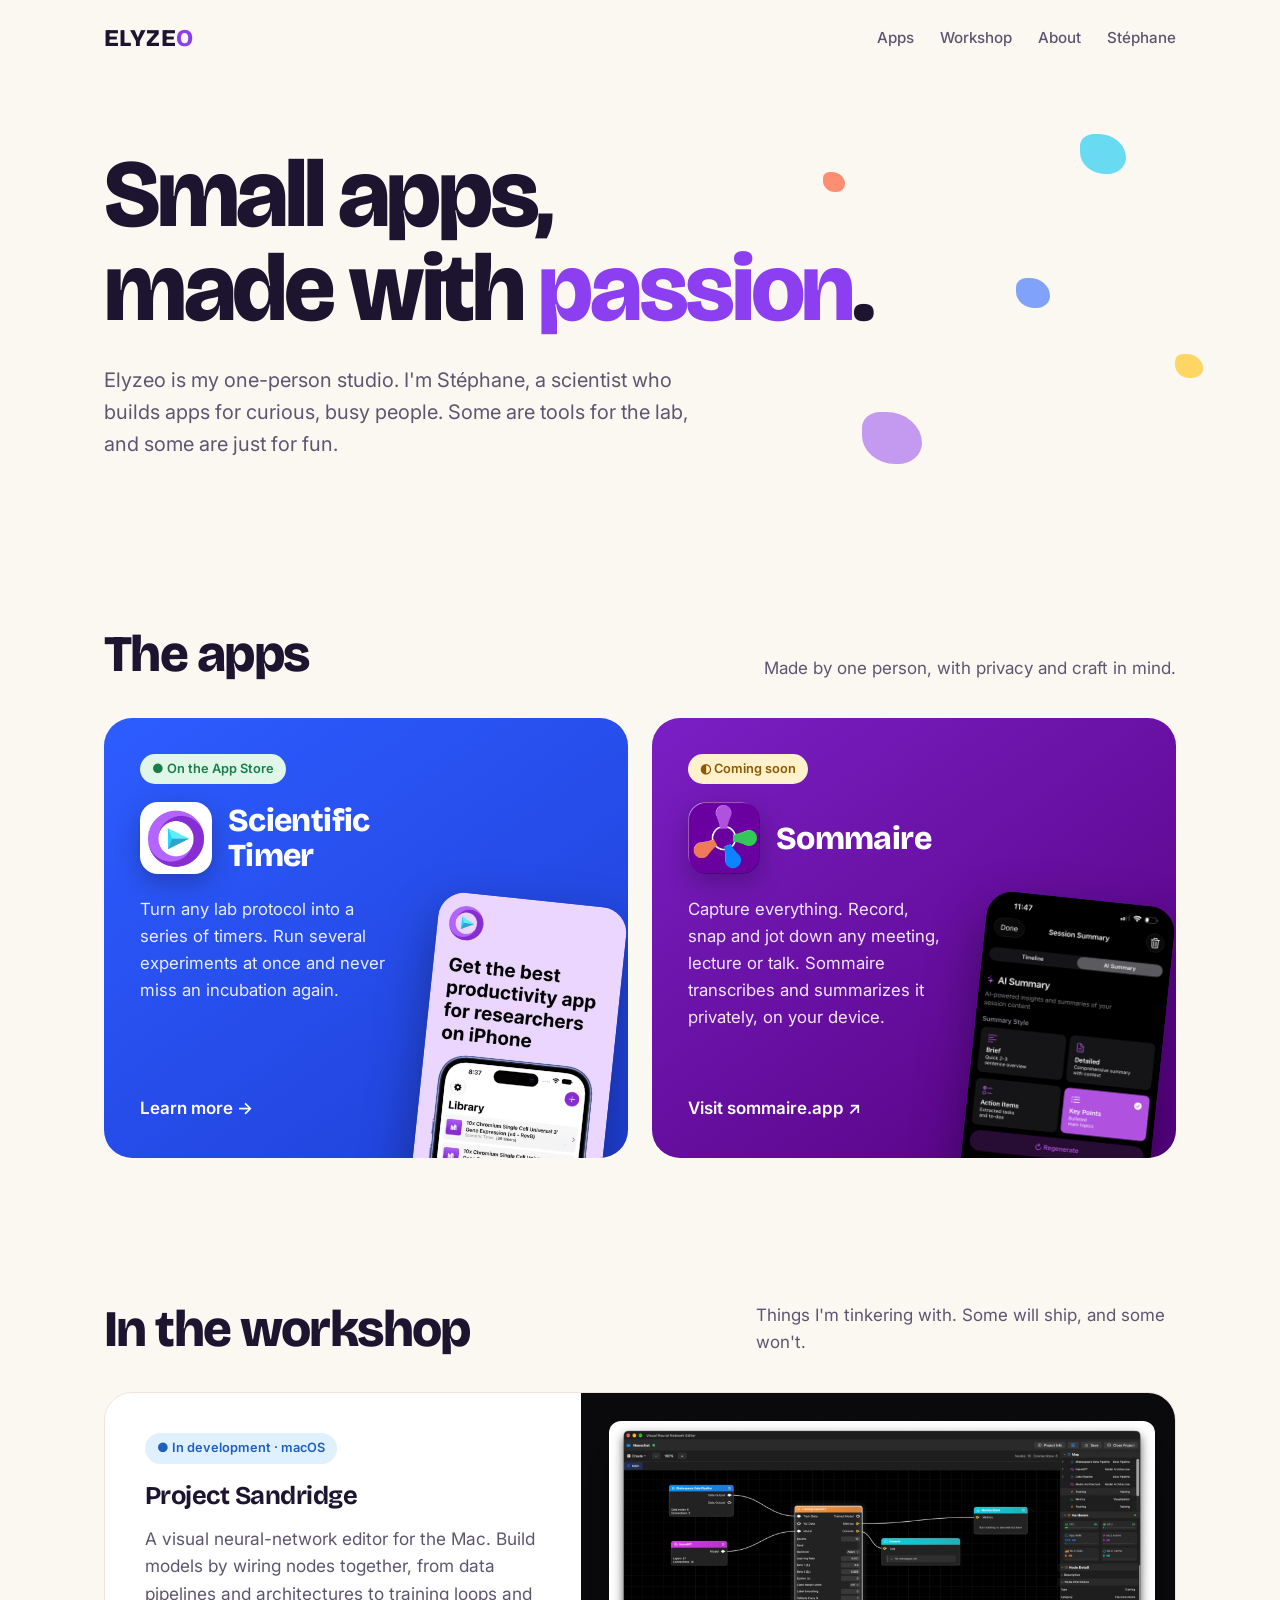
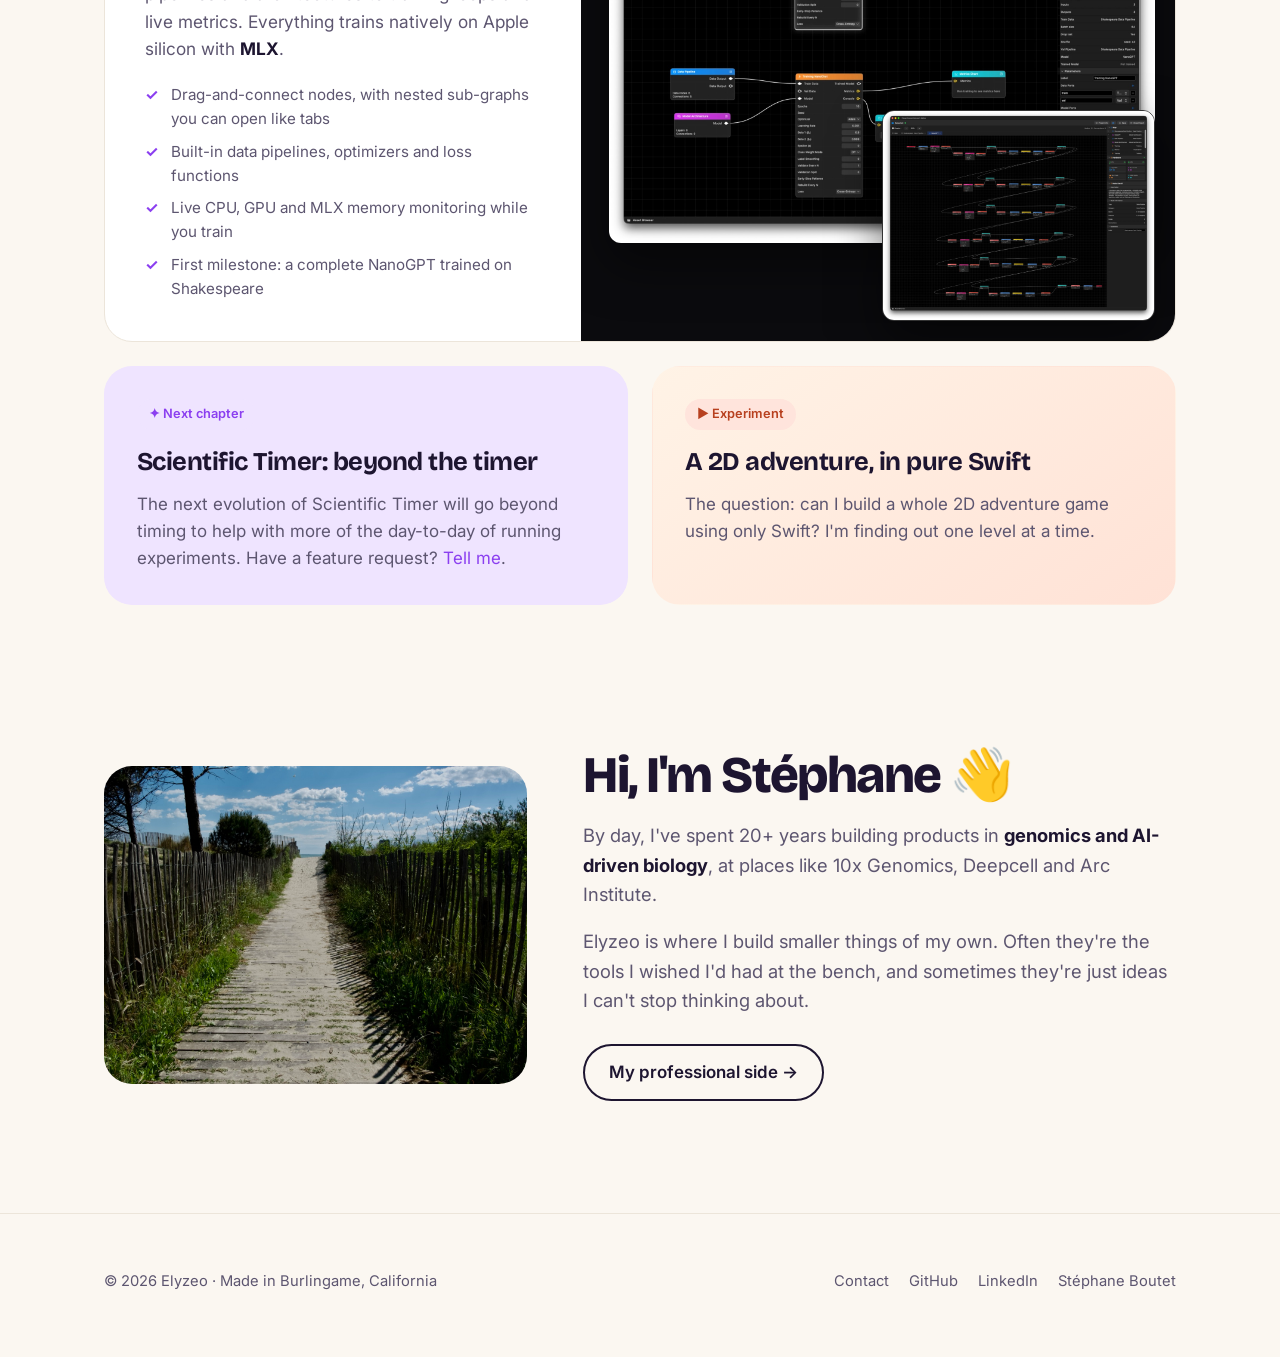
<file: index.html>
<!DOCTYPE html>
<html lang="en">
<head>
    <meta charset="UTF-8">
    <meta name="viewport" content="width=device-width, initial-scale=1.0">
    <title>Elyzeo — Small apps, made with passion</title>
    <meta name="description" content="Elyzeo is the independent studio of Stéphane Boutet, making thoughtful apps for iPhone and Mac (and a game in progress). Home of Scientific Timer and Sommaire.">
    <meta property="og:title" content="Elyzeo — Small apps, made with passion">
    <meta property="og:description" content="The independent studio of Stéphane Boutet. Home of Scientific Timer and Sommaire.">
    <meta property="og:image" content="https://elyzeo.com/img/web/scientific-timer-card.png">
    <link rel="icon" href="img/elyzeoicon.svg" type="image/svg+xml">
    <link rel="preconnect" href="https://fonts.googleapis.com">
    <link rel="preconnect" href="https://fonts.gstatic.com" crossorigin>
    <link href="https://fonts.googleapis.com/css2?family=Bricolage+Grotesque:opsz,wght@12..96,600;12..96,700;12..96,800&family=Inter:wght@400;500;600&display=swap" rel="stylesheet">
    <link rel="stylesheet" href="css/studio.css">
</head>
<body>

<nav class="nav">
    <div class="wrap">
        <a class="logo" href="index.html">ELYZE<span class="o">O</span></a>
        <ul class="nav-links">
            <li><a href="#apps">Apps</a></li>
            <li class="hide-sm"><a href="#workshop">Workshop</a></li>
            <li><a href="#about">About</a></li>
            <li><a href="stephane/index.html">Stéphane</a></li>
        </ul>
    </div>
</nav>

<header class="hero">
    <div class="confetti" aria-hidden="true">
        <span style="width:46px;height:40px;background:var(--cyan);top:12%;right:12%;"></span>
        <span style="width:28px;height:24px;background:var(--sun);top:58%;right:6%;animation-delay:-3s;"></span>
        <span style="width:60px;height:52px;background:var(--purple);opacity:.5;top:70%;right:28%;animation-delay:-5s;"></span>
        <span style="width:22px;height:20px;background:var(--coral);top:20%;right:34%;animation-delay:-2s;"></span>
        <span style="width:34px;height:30px;background:var(--blue);opacity:.6;top:42%;right:18%;animation-delay:-7s;"></span>
    </div>
    <div class="wrap">
        <h1>Small apps,<br>made with <span class="hl">passion</span>.</h1>
        <p>Elyzeo is my one-person studio. I'm Stéphane, a scientist who builds apps for curious, busy people. Some are tools for the lab, and some are just for fun.</p>
    </div>
</header>

<section id="apps">
    <div class="wrap">
        <div class="section-head">
            <h2>The apps</h2>
            <p>Made by one person, with privacy and craft in mind.</p>
        </div>
        <div class="apps">
            <a class="app app-timer" href="apps/scientific-timer/index.html">
                <span class="pill pill-live">● On the App Store</span>
                <div class="app-top">
                    <img src="img/web/scientific-timer-icon.png" alt="">
                    <h3>Scientific<br>Timer</h3>
                </div>
                <p>Turn any lab protocol into a series of timers. Run several experiments at once and never miss an incubation again.</p>
                <span class="app-cta">Learn more →</span>
                <img class="app-shot" src="img/web/st-shot-1.jpg" alt="" loading="lazy">
            </a>
            <a class="app app-sommaire" href="https://www.sommaire.app" target="_blank" rel="noopener">
                <span class="pill pill-soon">◐ Coming soon</span>
                <div class="app-top">
                    <img src="img/web/sommaire-icon.png" alt="">
                    <h3>Sommaire</h3>
                </div>
                <p>Capture everything. Record, snap and jot down any meeting, lecture or talk. Sommaire transcribes and summarizes it privately, on your device.</p>
                <span class="app-cta">Visit sommaire.app ↗</span>
                <img class="app-shot" src="img/web/sommaire-shot.png" alt="" loading="lazy">
            </a>
        </div>
    </div>
</section>

<section id="workshop">
    <div class="wrap">
        <div class="section-head">
            <h2>In the workshop</h2>
            <p>Things I'm tinkering with. Some will ship, and some won't.</p>
        </div>
        <div class="card feature-card">
            <div class="card-body">
                <span class="pill pill-build">● In development · macOS</span>
                <h3>Project Sandridge</h3>
                <p class="big">A visual neural-network editor for the Mac. Build models by wiring nodes together, from data pipelines and architectures to training loops and live metrics. Everything trains natively on Apple silicon with <strong>MLX</strong>.</p>
                <ul class="checks">
                    <li>Drag-and-connect nodes, with nested sub-graphs you can open like tabs</li>
                    <li>Built-in data pipelines, optimizers and loss functions</li>
                    <li>Live CPU, GPU and MLX memory monitoring while you train</li>
                    <li>First milestone: a complete NanoGPT trained on Shakespeare</li>
                </ul>
            </div>
            <div class="feature-shots">
                <img src="img/web/sandridge-editor.jpg" alt="Sandridge editor showing data pipeline, model and training nodes wired together" loading="lazy">
                <img src="img/web/sandridge-graph.jpg" alt="Sandridge zoomed out on the full NanoGPT graph" loading="lazy">
            </div>
        </div>

        <div class="workshop">
            <div class="card card-plain">
                <div class="card-body">
                    <span class="pill pill-idea">✦ Next chapter</span>
                    <h3>Scientific Timer: beyond the timer</h3>
                    <p>The next evolution of Scientific Timer will go beyond timing to help with more of the day-to-day of running experiments. Have a feature request? <a href="mailto:sboutet@elyzeo.com?subject=Scientific%20Timer%20idea">Tell me</a>.</p>
                </div>
            </div>
            <div class="card card-game">
                <div class="card-body">
                    <span class="pill pill-game">▶ Experiment</span>
                    <h3>A 2D adventure, in pure Swift</h3>
                    <p>The question: can I build a whole 2D adventure game using only Swift? I'm finding out one level at a time.</p>
                </div>
            </div>
        </div>
    </div>
</section>

<section id="about">
    <div class="wrap about">
        <div class="about-img"><img src="img/web/dunepath.jpg" alt="A path through the dunes" loading="lazy"></div>
        <div>
            <h2>Hi, I'm Stéphane 👋</h2>
            <p>By day, I've spent 20+ years building products in <strong>genomics and AI-driven biology</strong>, at places like 10x Genomics, Deepcell and Arc Institute.</p>
            <p>Elyzeo is where I build smaller things of my own. Often they're the tools I wished I'd had at the bench, and sometimes they're just ideas I can't stop thinking about.</p>
            <a class="btn btn-ghost" href="stephane/index.html">My professional side →</a>
        </div>
    </div>
</section>

<footer>
    <div class="wrap">
        <span>© 2026 Elyzeo · Made in Burlingame, California</span>
        <div class="links">
            <a href="mailto:sboutet@elyzeo.com">Contact</a>
            <a href="https://github.com/stephaneboutet" target="_blank" rel="noopener">GitHub</a>
            <a href="https://www.linkedin.com/in/stephaneboutet" target="_blank" rel="noopener">LinkedIn</a>
            <a href="stephane/index.html">Stéphane Boutet</a>
        </div>
    </div>
</footer>

</body>
</html>
</file>
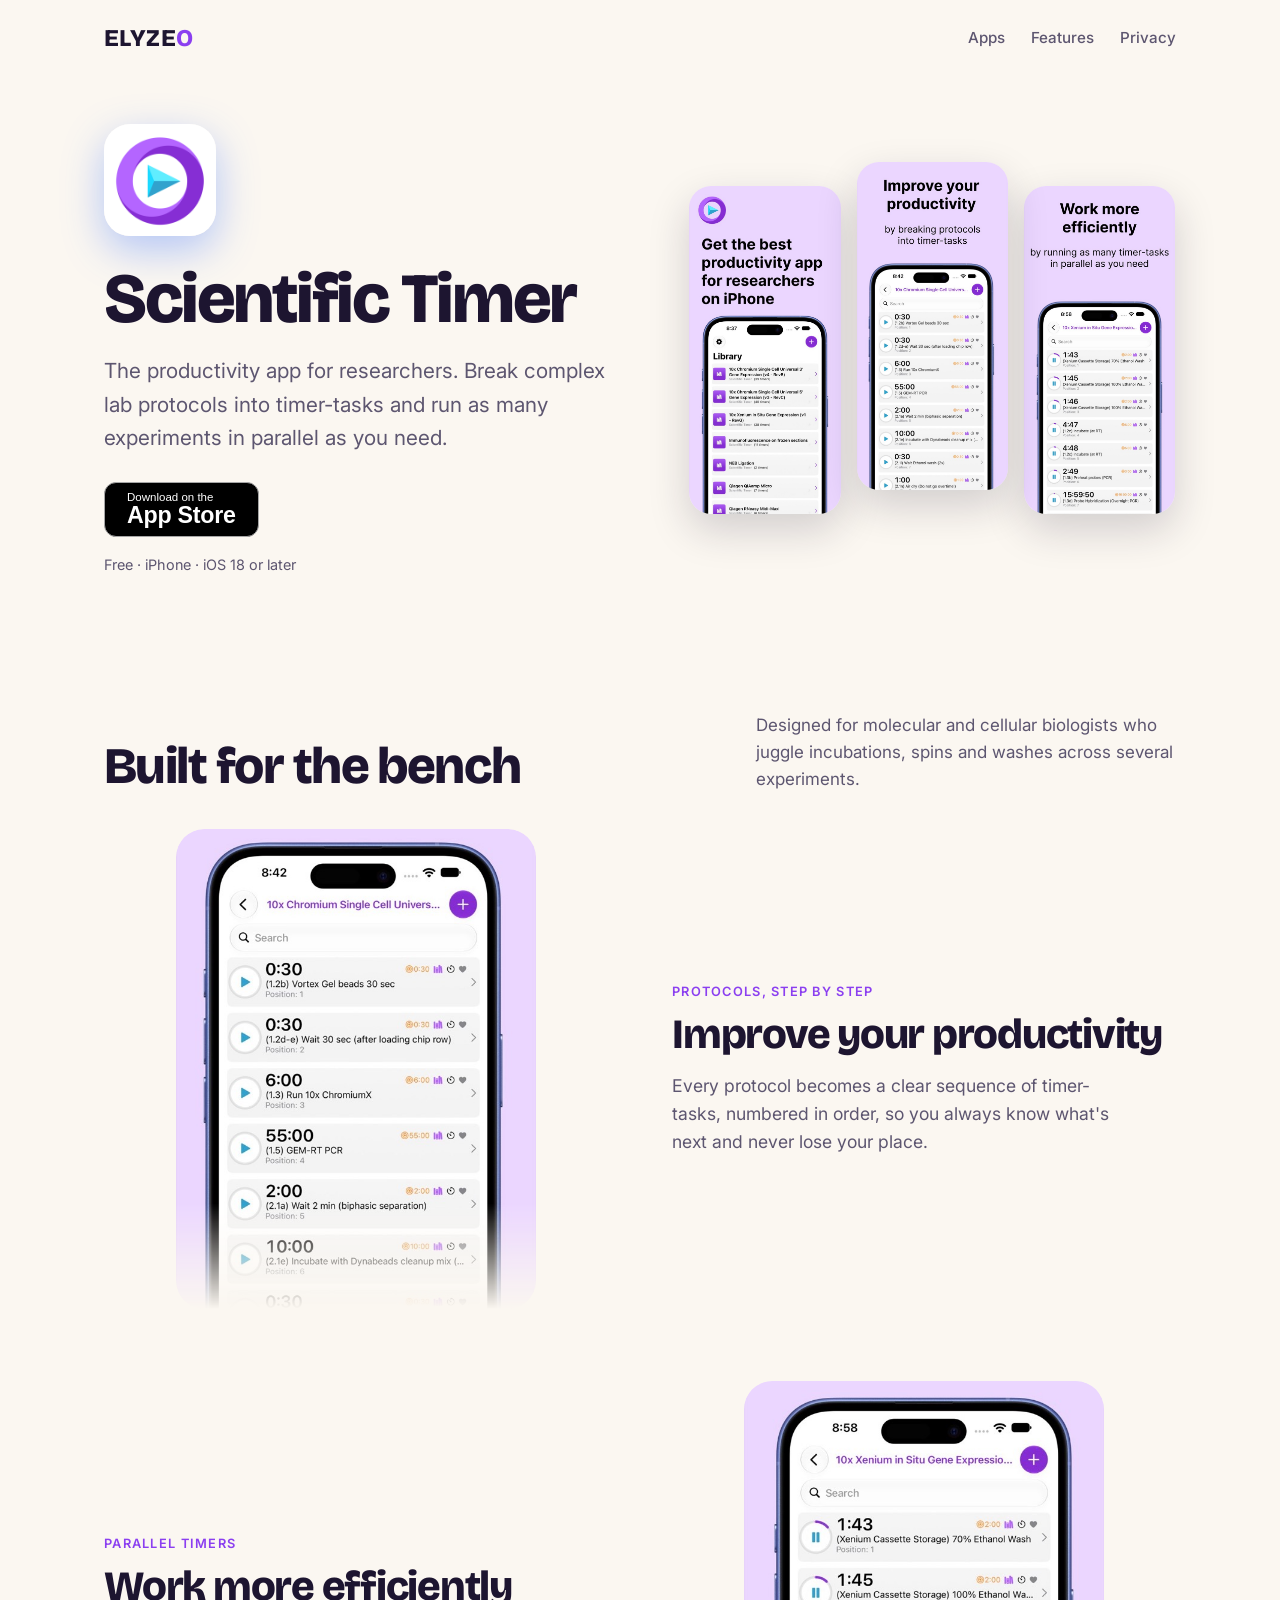
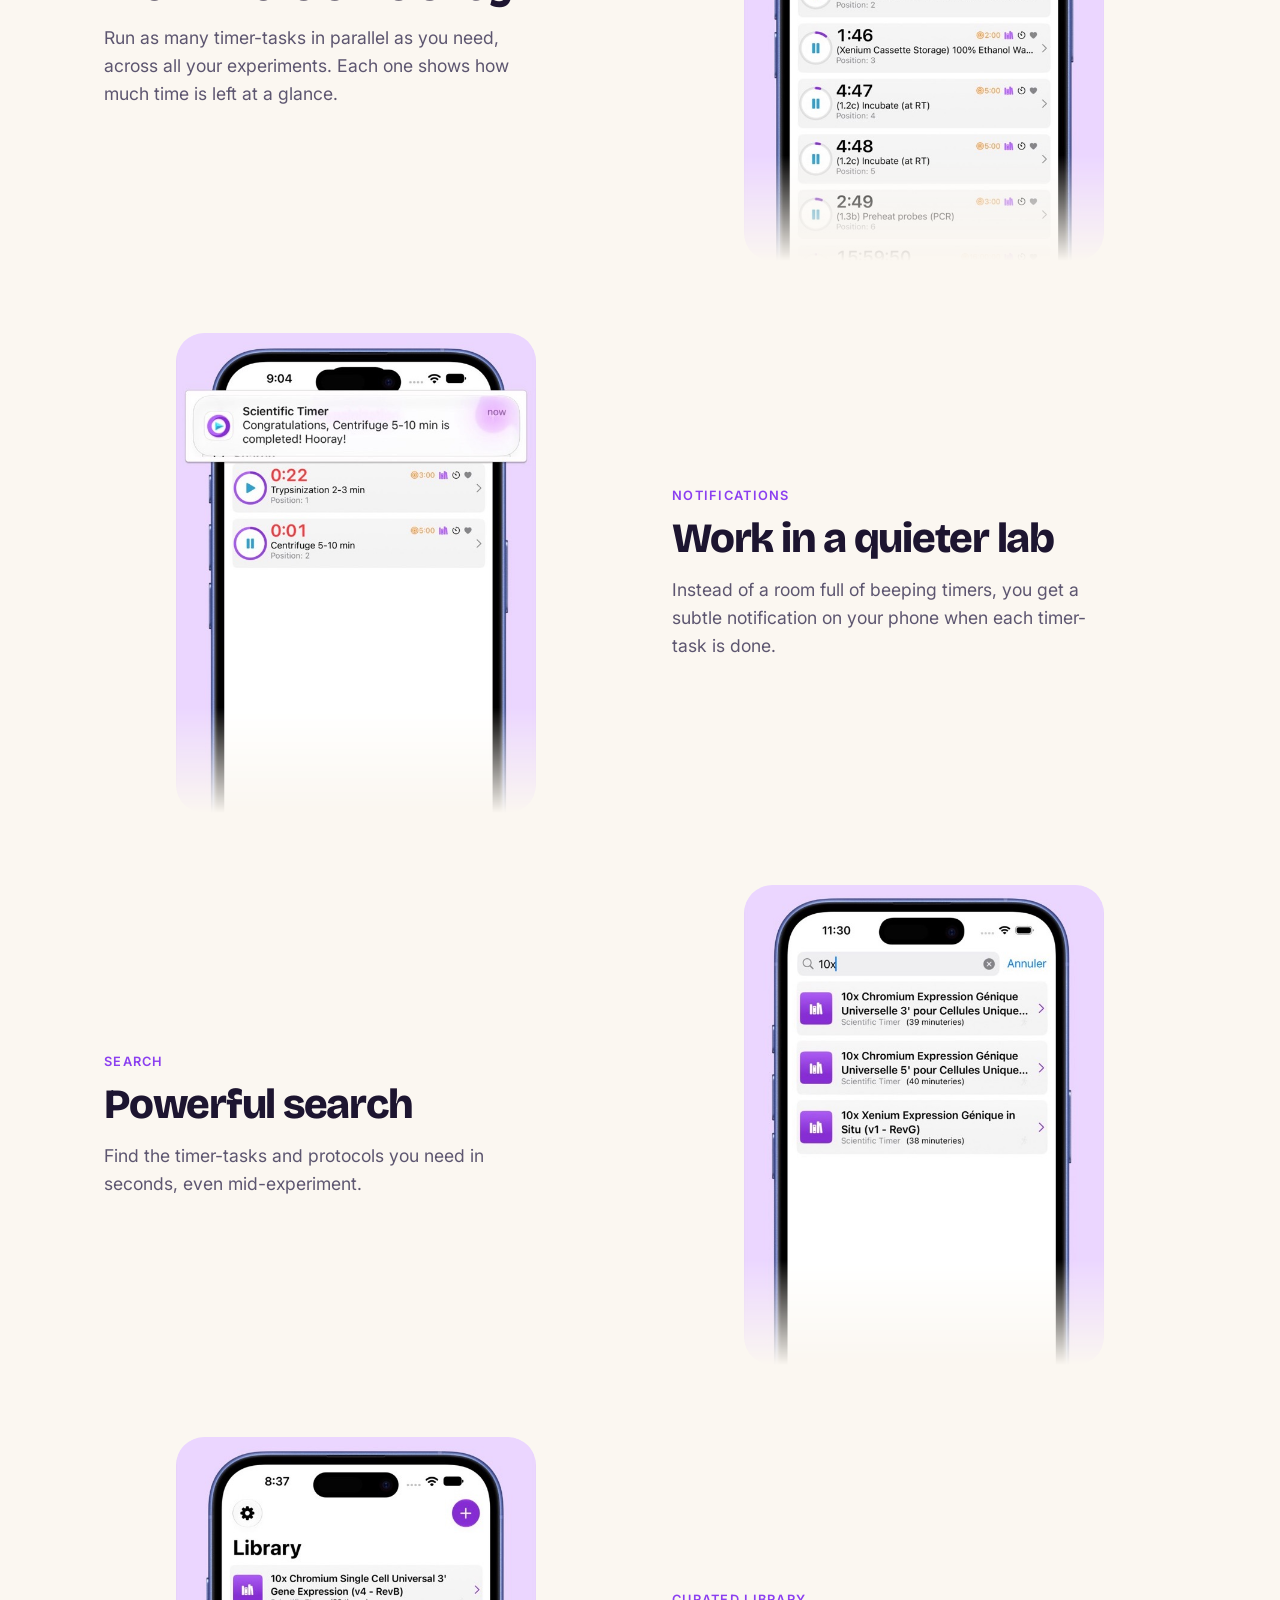
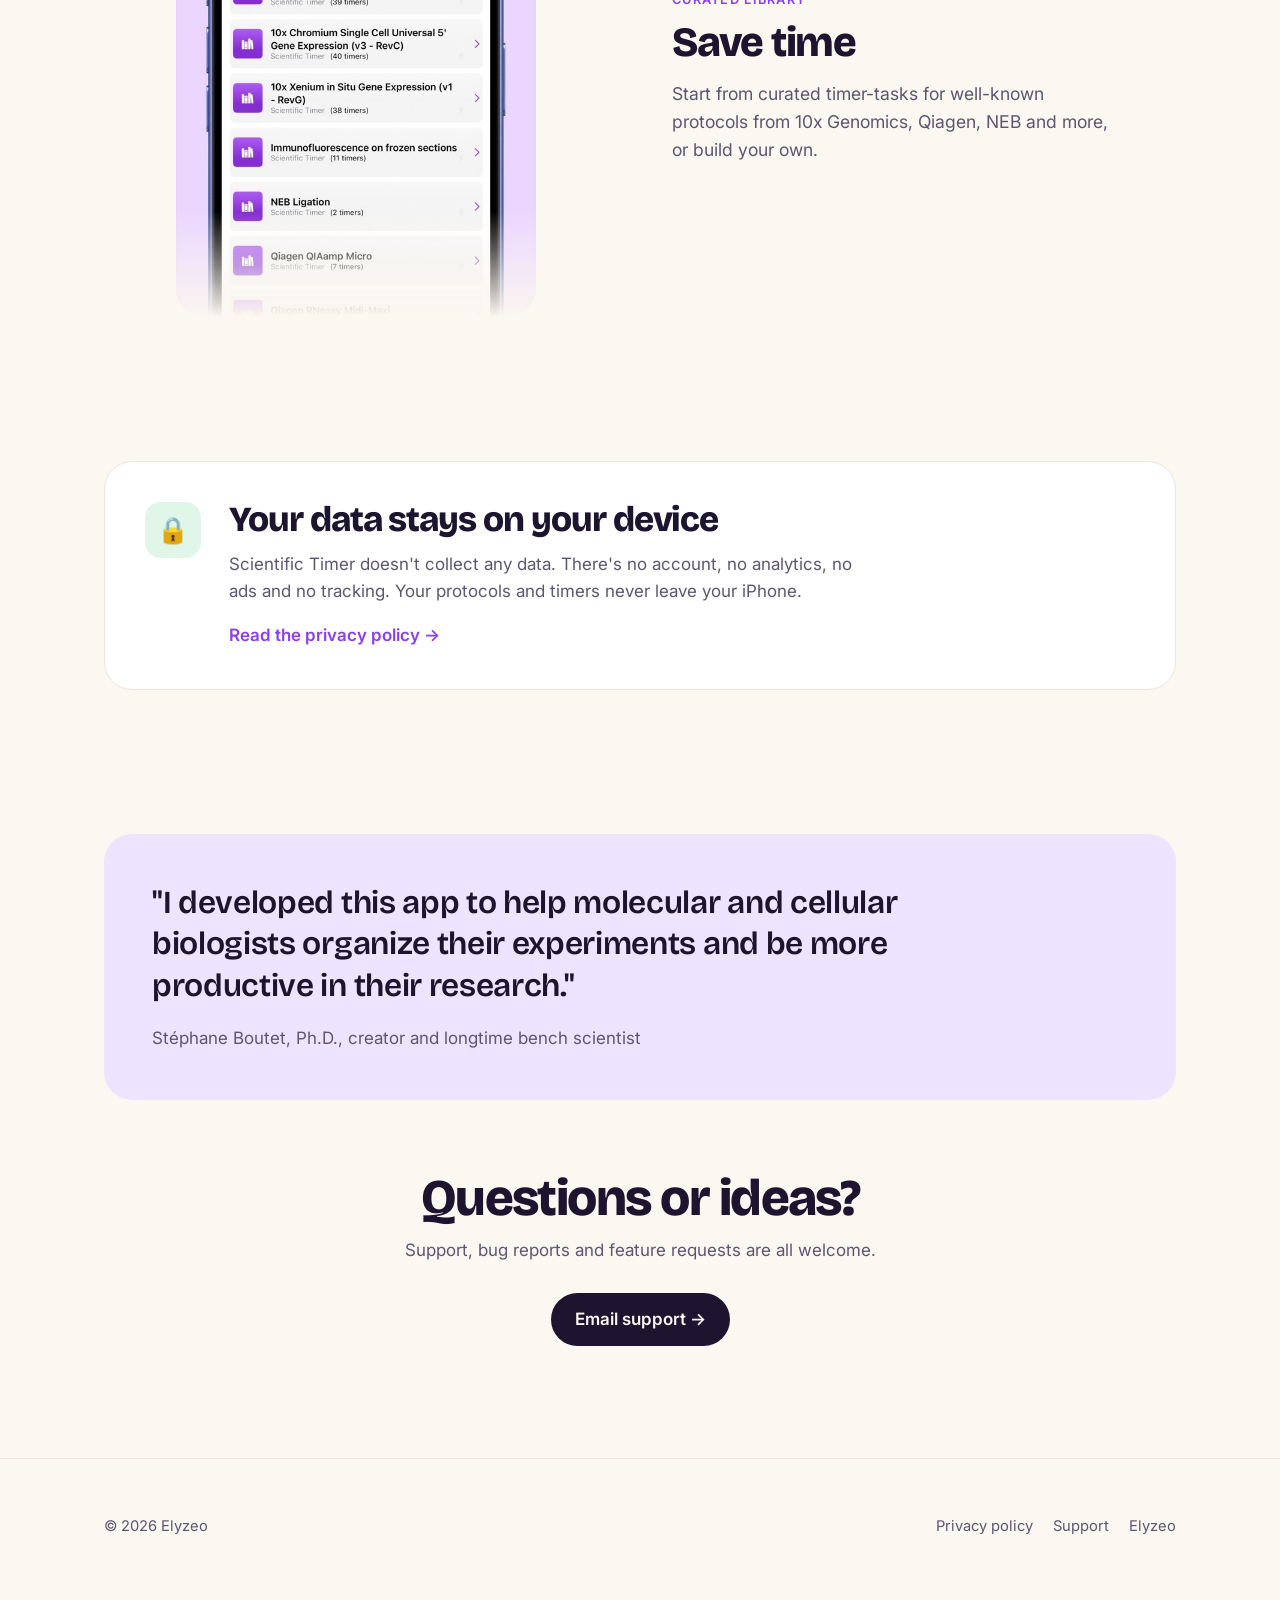
<file: scientific-timer/index.html>
<!DOCTYPE html>
<html lang="en"><head><meta charset="UTF-8">
<title>Scientific Timer</title>
<link rel="canonical" href="https://elyzeo.com/apps/scientific-timer/index.html">
<meta http-equiv="refresh" content="0; url=../apps/scientific-timer/index.html">
</head><body><p>This page has moved to <a href="../apps/scientific-timer/index.html">../apps/scientific-timer/index.html</a>.</p></body></html>
</file>
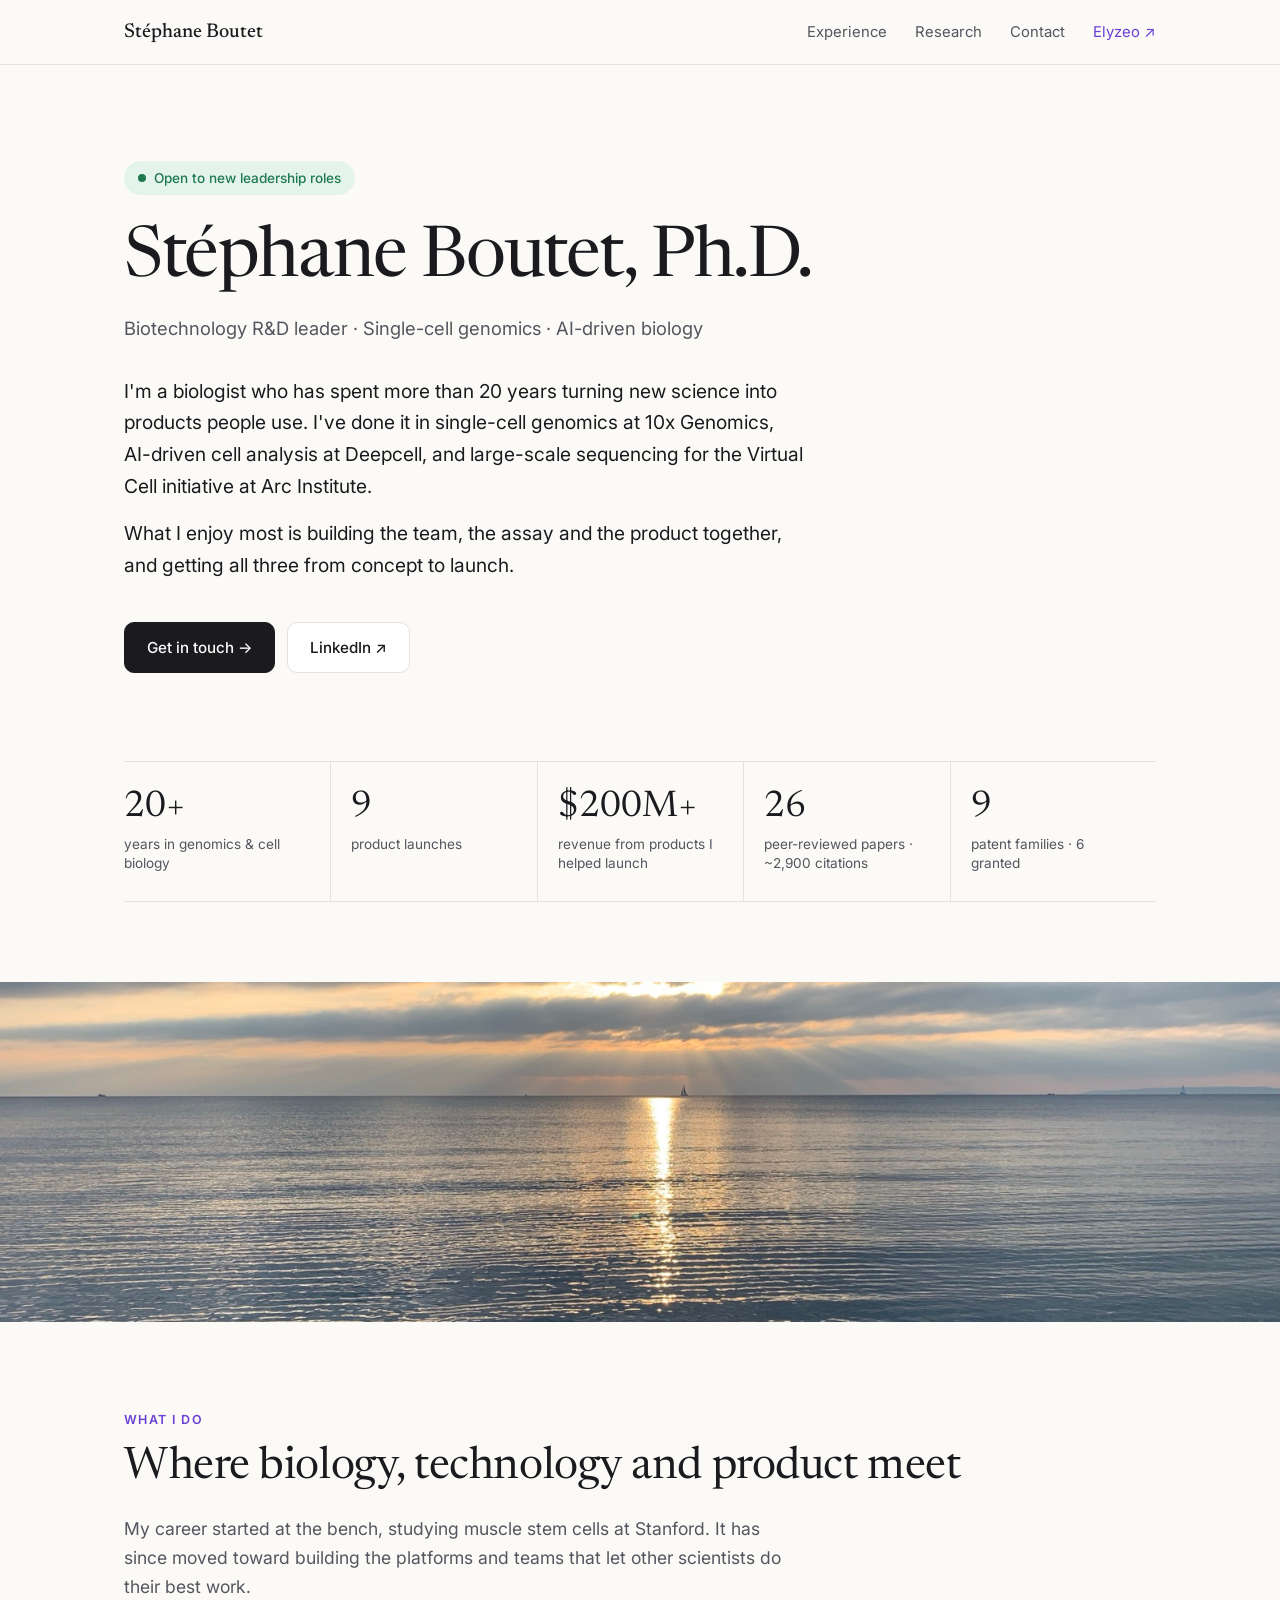
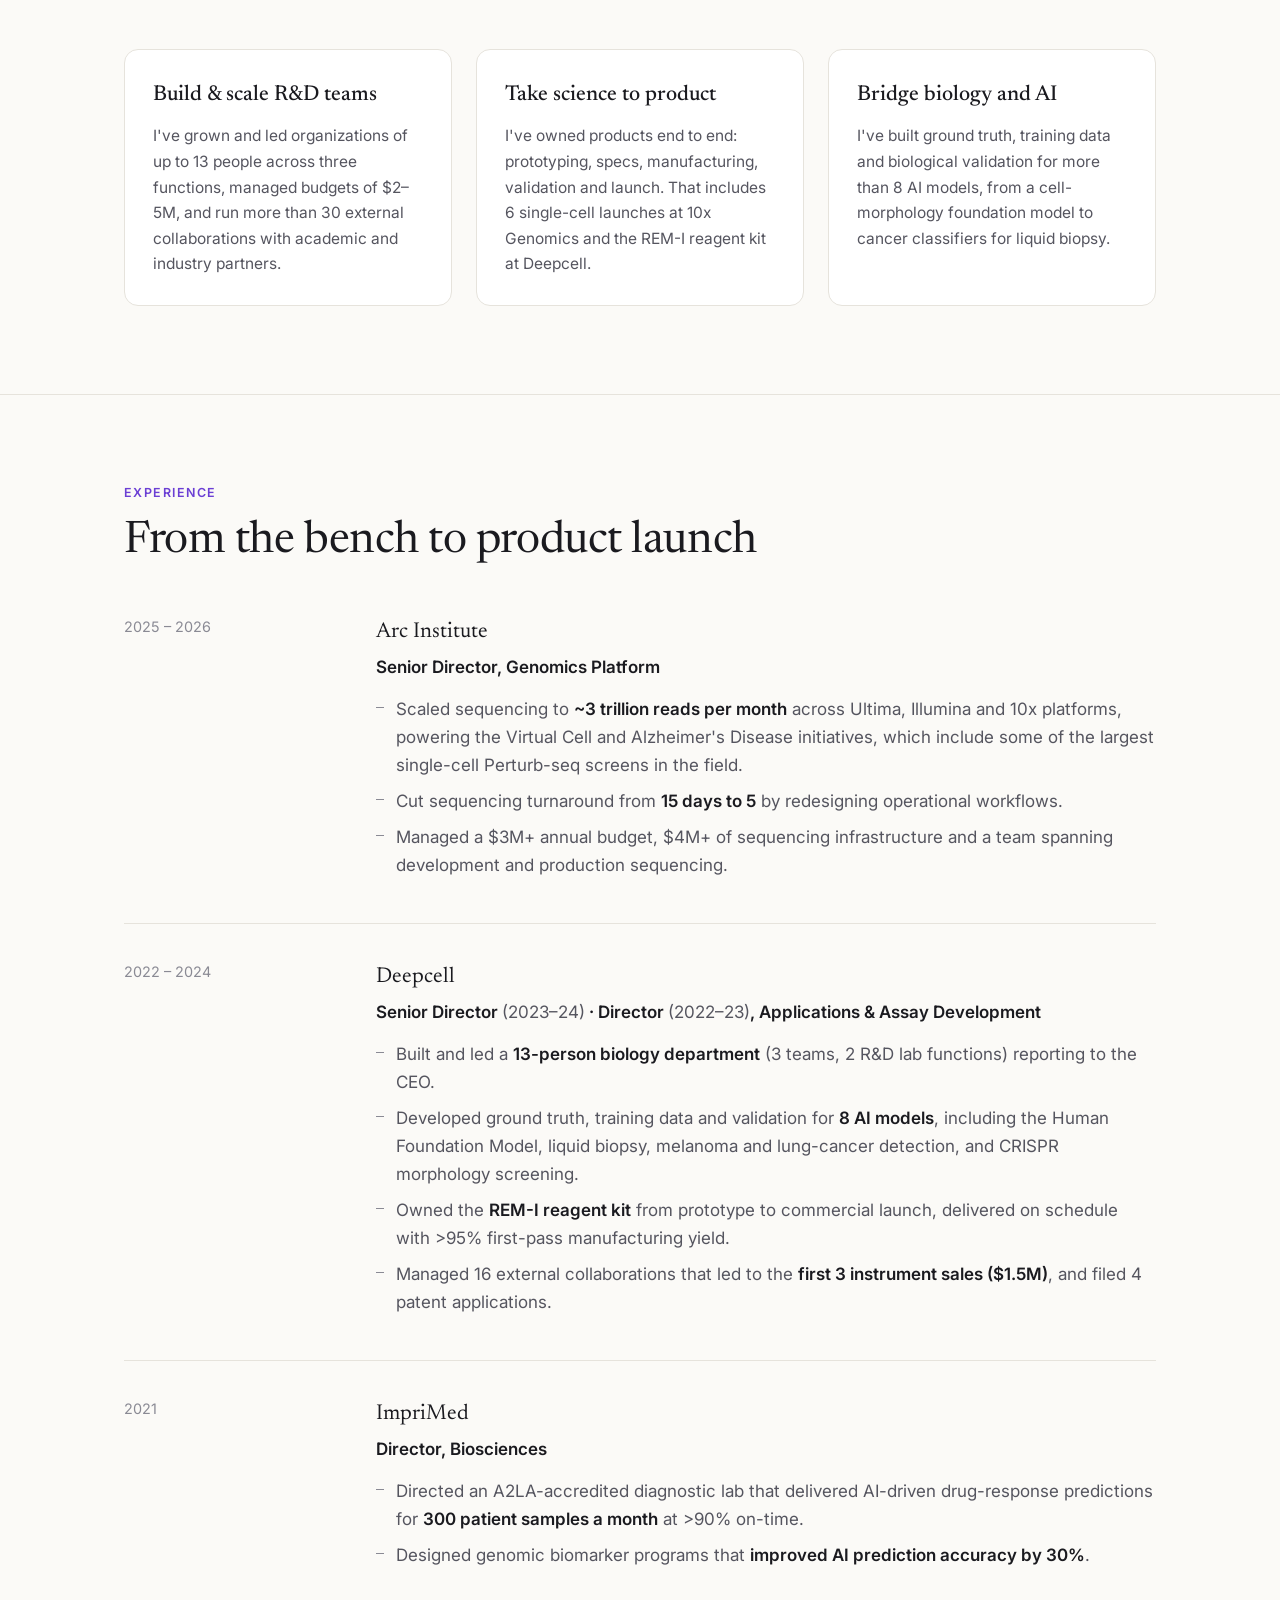
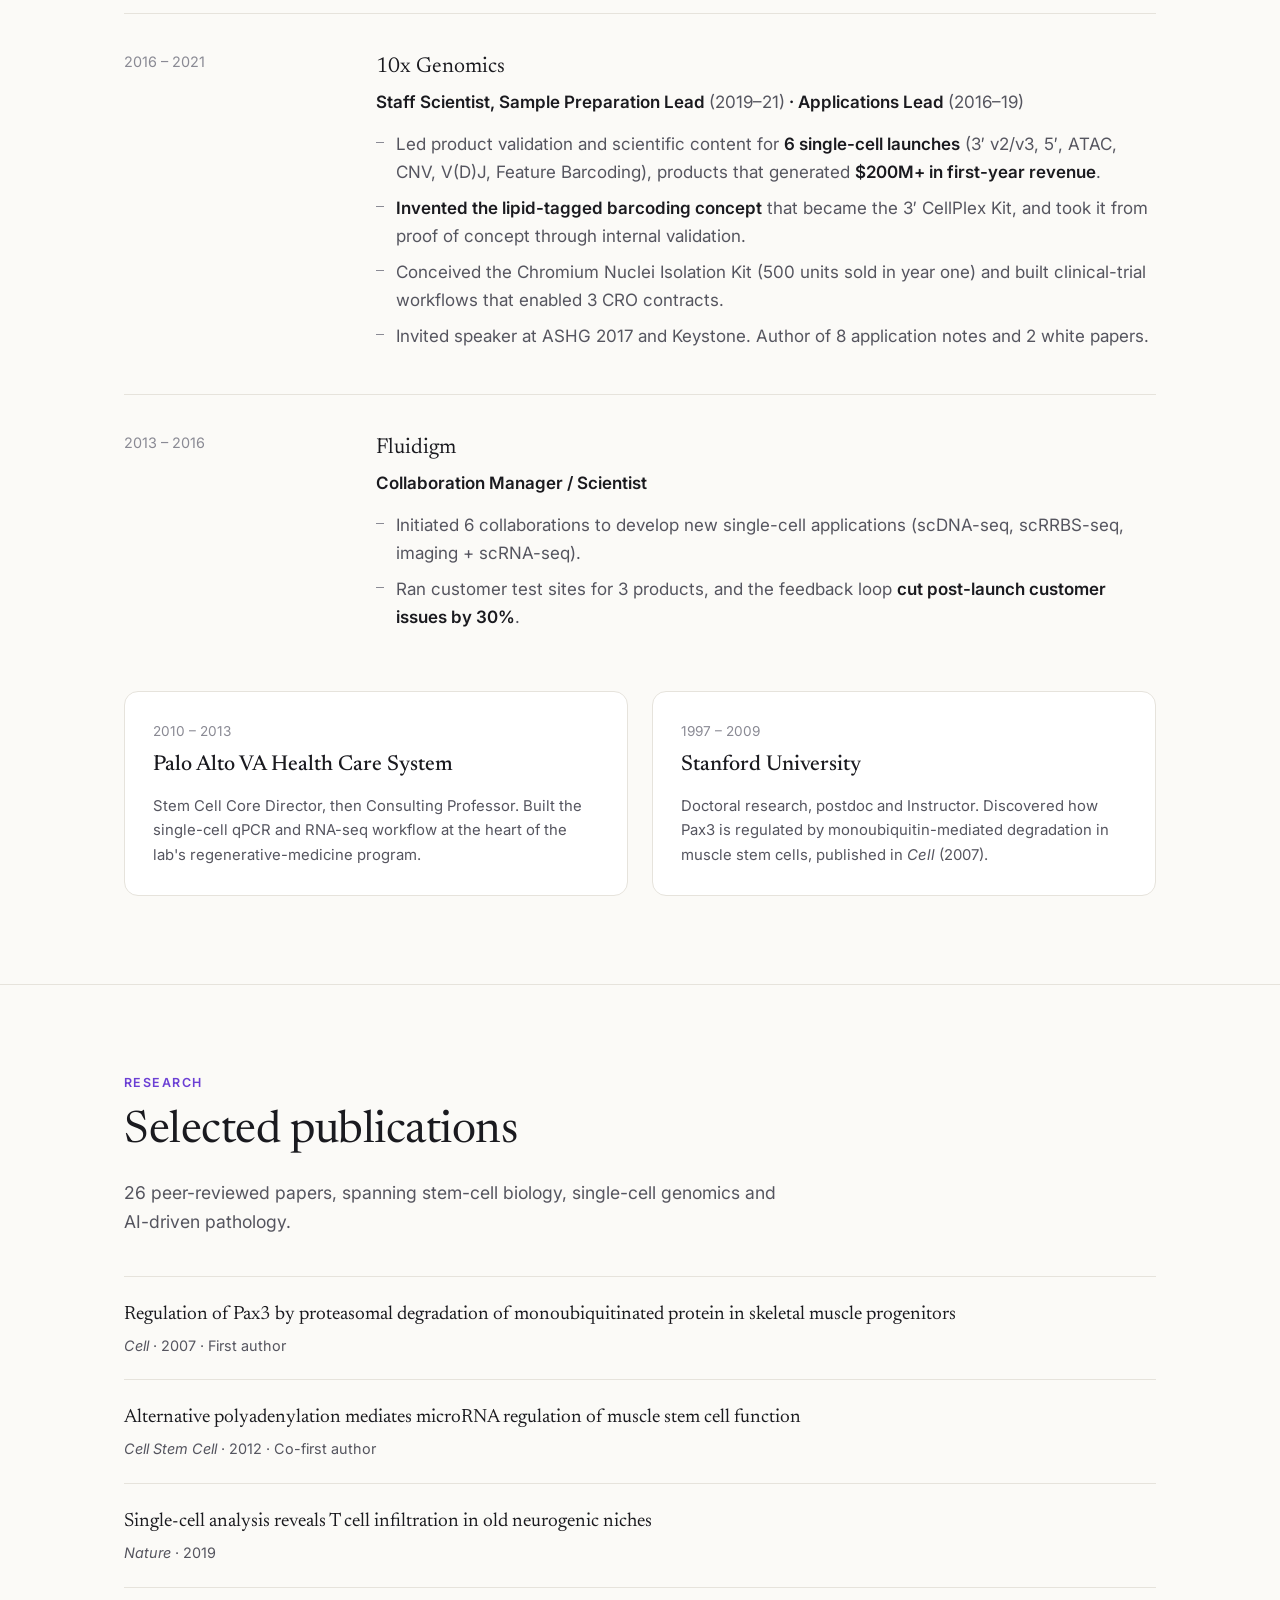
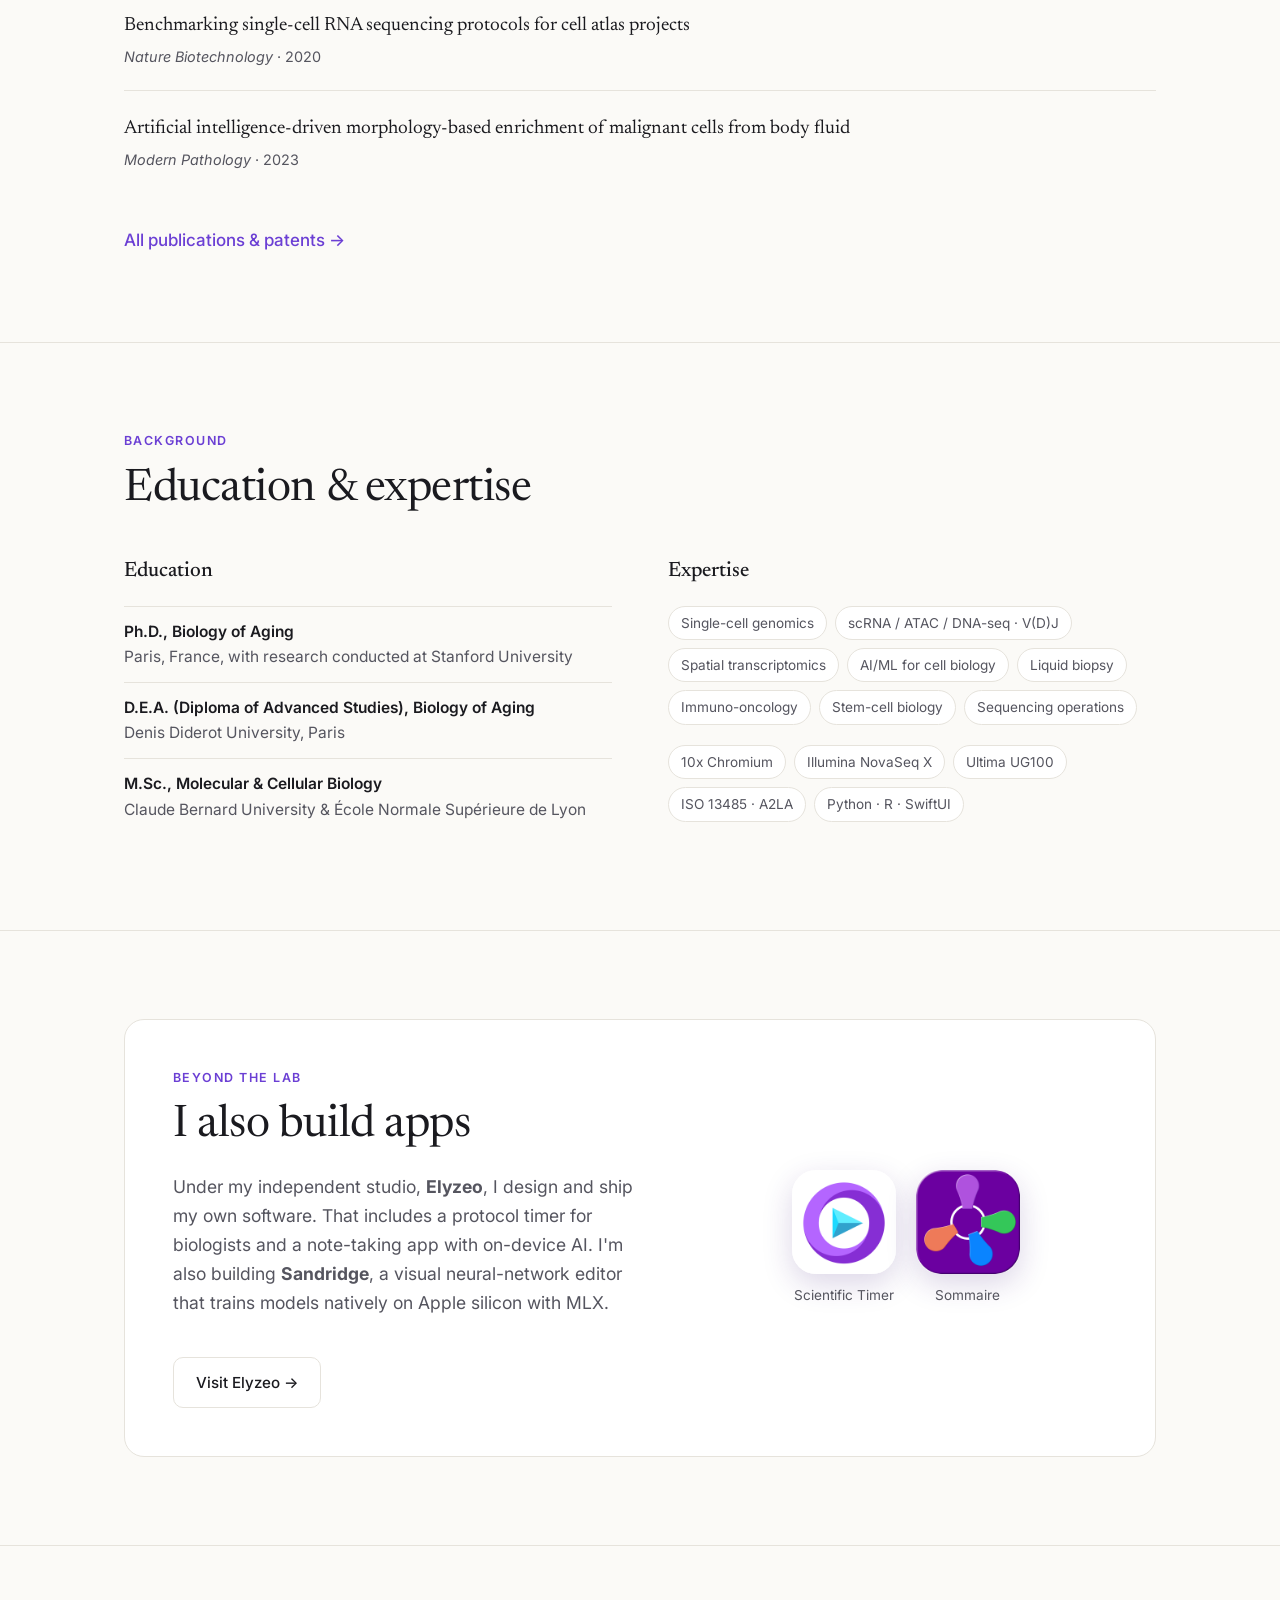
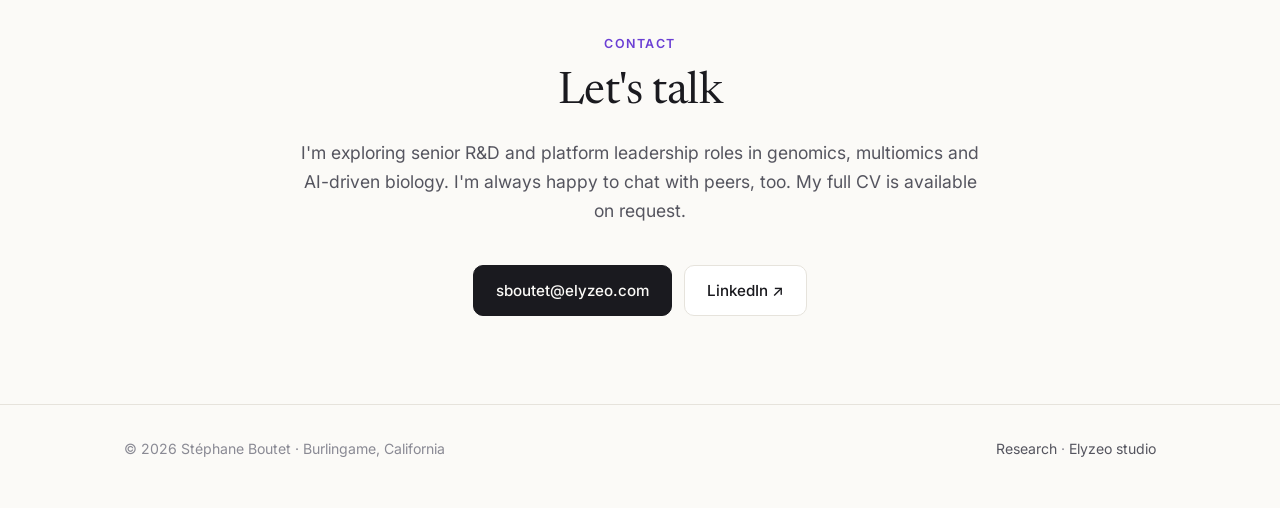
<file: stephane/index.html>
<!DOCTYPE html>
<html lang="en">
<head>
    <meta charset="UTF-8">
    <meta name="viewport" content="width=device-width, initial-scale=1.0">
    <title>Stéphane Boutet, Ph.D. — Genomics &amp; AI-driven biology</title>
    <meta name="description" content="Biotechnology R&amp;D leader with 20+ years in single-cell genomics, sequencing and AI-driven cell biology. 9 product launches, 26 publications, 9 patent families.">
    <meta property="og:title" content="Stéphane Boutet, Ph.D.">
    <meta property="og:description" content="Biotechnology R&amp;D leader — single-cell genomics, sequencing and AI-driven cell biology.">
    <meta property="og:image" content="https://elyzeo.com/img/web/soleildanslesnuages.jpg">
    <link rel="icon" href="../img/elyzeoicon.svg" type="image/svg+xml">
    <link rel="preconnect" href="https://fonts.googleapis.com">
    <link rel="preconnect" href="https://fonts.gstatic.com" crossorigin>
    <link href="https://fonts.googleapis.com/css2?family=Inter:wght@400;500;600&family=Newsreader:ital,opsz,wght@0,6..72,400;0,6..72,500;1,6..72,400&display=swap" rel="stylesheet">
    <link rel="stylesheet" href="../css/pro.css">
</head>
<body>

<nav class="nav">
    <div class="wrap">
        <a class="nav-name" href="index.html">Stéphane Boutet</a>
        <ul class="nav-links">
            <li class="hide-sm"><a href="#experience">Experience</a></li>
            <li><a href="research.html">Research</a></li>
            <li><a href="#contact">Contact</a></li>
            <li><a class="nav-studio" href="../index.html">Elyzeo ↗</a></li>
        </ul>
    </div>
</nav>

<header class="hero">
    <div class="wrap">
        <div class="status">Open to new leadership roles</div>
        <h1>Stéphane Boutet, Ph.D.</h1>
        <p class="role">Biotechnology R&amp;D leader · Single-cell genomics · AI-driven biology</p>
        <p class="intro">I'm a biologist who has spent more than 20 years turning new science into products people use. I've done it in single-cell genomics at 10x Genomics, AI-driven cell analysis at Deepcell, and large-scale sequencing for the Virtual Cell initiative at Arc Institute.</p>
        <p class="intro">What I enjoy most is building the team, the assay and the product together, and getting all three from concept to launch.</p>
        <div class="actions">
            <a class="btn btn-primary" href="mailto:sboutet@elyzeo.com">Get in touch →</a>
            <a class="btn" href="https://www.linkedin.com/in/stephaneboutet" target="_blank" rel="noopener">LinkedIn ↗</a>
        </div>
    </div>
</header>

<div class="wrap">
    <div class="stats">
        <div class="stat"><div class="stat-num">20+</div><div class="stat-label">years in genomics &amp; cell biology</div></div>
        <div class="stat"><div class="stat-num">9</div><div class="stat-label">product launches</div></div>
        <div class="stat"><div class="stat-num">$200M+</div><div class="stat-label">revenue from products I helped launch</div></div>
        <div class="stat"><div class="stat-num">26</div><div class="stat-label">peer-reviewed papers · ~2,900 citations</div></div>
        <div class="stat"><div class="stat-num">9</div><div class="stat-label">patent families · 6 granted</div></div>
    </div>
</div>

<div class="band"><img src="../img/web/soleildanslesnuages.jpg" alt="Sun breaking through clouds over a calm sea" loading="lazy"></div>

<section id="about">
    <div class="wrap">
        <p class="eyebrow">What I do</p>
        <h2>Where biology, technology and product meet</h2>
        <p class="lede">My career started at the bench, studying muscle stem cells at Stanford. It has since moved toward building the platforms and teams that let other scientists do their best work.</p>
        <div class="pillars">
            <div class="pillar">
                <h3>Build &amp; scale R&amp;D teams</h3>
                <p>I've grown and led organizations of up to 13 people across three functions, managed budgets of $2–5M, and run more than 30 external collaborations with academic and industry partners.</p>
            </div>
            <div class="pillar">
                <h3>Take science to product</h3>
                <p>I've owned products end to end: prototyping, specs, manufacturing, validation and launch. That includes 6 single-cell launches at 10x Genomics and the REM-I reagent kit at Deepcell.</p>
            </div>
            <div class="pillar">
                <h3>Bridge biology and AI</h3>
                <p>I've built ground truth, training data and biological validation for more than 8 AI models, from a cell-morphology foundation model to cancer classifiers for liquid biopsy.</p>
            </div>
        </div>
    </div>
</section>

<section id="experience">
    <div class="wrap">
        <p class="eyebrow">Experience</p>
        <h2>From the bench to product launch</h2>

        <div class="jobs">
            <article class="job">
                <div class="job-when">2025 – 2026</div>
                <div>
                    <div class="job-org">Arc Institute</div>
                    <div class="job-title">Senior Director, Genomics Platform</div>
                    <ul>
                        <li>Scaled sequencing to <strong>~3 trillion reads per month</strong> across Ultima, Illumina and 10x platforms, powering the Virtual Cell and Alzheimer's Disease initiatives, which include some of the largest single-cell Perturb-seq screens in the field.</li>
                        <li>Cut sequencing turnaround from <strong>15 days to 5</strong> by redesigning operational workflows.</li>
                        <li>Managed a $3M+ annual budget, $4M+ of sequencing infrastructure and a team spanning development and production sequencing.</li>
                    </ul>
                </div>
            </article>

            <article class="job">
                <div class="job-when">2022 – 2024</div>
                <div>
                    <div class="job-org">Deepcell</div>
                    <div class="job-title">Senior Director <span>(2023–24)</span> · Director <span>(2022–23)</span>, Applications &amp; Assay Development</div>
                    <ul>
                        <li>Built and led a <strong>13-person biology department</strong> (3 teams, 2 R&amp;D lab functions) reporting to the CEO.</li>
                        <li>Developed ground truth, training data and validation for <strong>8 AI models</strong>, including the Human Foundation Model, liquid biopsy, melanoma and lung-cancer detection, and CRISPR morphology screening.</li>
                        <li>Owned the <strong>REM-I reagent kit</strong> from prototype to commercial launch, delivered on schedule with &gt;95% first-pass manufacturing yield.</li>
                        <li>Managed 16 external collaborations that led to the <strong>first 3 instrument sales ($1.5M)</strong>, and filed 4 patent applications.</li>
                    </ul>
                </div>
            </article>

            <article class="job">
                <div class="job-when">2021</div>
                <div>
                    <div class="job-org">ImpriMed</div>
                    <div class="job-title">Director, Biosciences</div>
                    <ul>
                        <li>Directed an A2LA-accredited diagnostic lab that delivered AI-driven drug-response predictions for <strong>300 patient samples a month</strong> at &gt;90% on-time.</li>
                        <li>Designed genomic biomarker programs that <strong>improved AI prediction accuracy by 30%</strong>.</li>
                    </ul>
                </div>
            </article>

            <article class="job">
                <div class="job-when">2016 – 2021</div>
                <div>
                    <div class="job-org">10x Genomics</div>
                    <div class="job-title">Staff Scientist, Sample Preparation Lead <span>(2019–21)</span> · Applications Lead <span>(2016–19)</span></div>
                    <ul>
                        <li>Led product validation and scientific content for <strong>6 single-cell launches</strong> (3′ v2/v3, 5′, ATAC, CNV, V(D)J, Feature Barcoding), products that generated <strong>$200M+ in first-year revenue</strong>.</li>
                        <li><strong>Invented the lipid-tagged barcoding concept</strong> that became the 3′ CellPlex Kit, and took it from proof of concept through internal validation.</li>
                        <li>Conceived the Chromium Nuclei Isolation Kit (500 units sold in year one) and built clinical-trial workflows that enabled 3 CRO contracts.</li>
                        <li>Invited speaker at ASHG 2017 and Keystone. Author of 8 application notes and 2 white papers.</li>
                    </ul>
                </div>
            </article>

            <article class="job">
                <div class="job-when">2013 – 2016</div>
                <div>
                    <div class="job-org">Fluidigm</div>
                    <div class="job-title">Collaboration Manager / Scientist</div>
                    <ul>
                        <li>Initiated 6 collaborations to develop new single-cell applications (scDNA-seq, scRRBS-seq, imaging + scRNA-seq).</li>
                        <li>Ran customer test sites for 3 products, and the feedback loop <strong>cut post-launch customer issues by 30%</strong>.</li>
                    </ul>
                </div>
            </article>
        </div>

        <div class="early">
            <div class="pillar">
                <div class="when">2010 – 2013</div>
                <h3>Palo Alto VA Health Care System</h3>
                <p>Stem Cell Core Director, then Consulting Professor. Built the single-cell qPCR and RNA-seq workflow at the heart of the lab's regenerative-medicine program.</p>
            </div>
            <div class="pillar">
                <div class="when">1997 – 2009</div>
                <h3>Stanford University</h3>
                <p>Doctoral research, postdoc and Instructor. Discovered how Pax3 is regulated by monoubiquitin-mediated degradation in muscle stem cells, published in <em>Cell</em> (2007).</p>
            </div>
        </div>
    </div>
</section>

<section id="research">
    <div class="wrap">
        <p class="eyebrow">Research</p>
        <h2>Selected publications</h2>
        <p class="lede">26 peer-reviewed papers, spanning stem-cell biology, single-cell genomics and AI-driven pathology.</p>
        <ul class="pubs">
            <li class="pub">
                <a class="pub-title" href="https://doi.org/10.1016/j.cell.2007.05.044" target="_blank" rel="noopener">Regulation of Pax3 by proteasomal degradation of monoubiquitinated protein in skeletal muscle progenitors</a>
                <div class="pub-meta"><em>Cell</em> · 2007 · First author</div>
            </li>
            <li class="pub">
                <a class="pub-title" href="https://doi.org/10.1016/j.stem.2012.01.017" target="_blank" rel="noopener">Alternative polyadenylation mediates microRNA regulation of muscle stem cell function</a>
                <div class="pub-meta"><em>Cell Stem Cell</em> · 2012 · Co-first author</div>
            </li>
            <li class="pub">
                <a class="pub-title" href="https://doi.org/10.1038/s41586-019-1362-5" target="_blank" rel="noopener">Single-cell analysis reveals T cell infiltration in old neurogenic niches</a>
                <div class="pub-meta"><em>Nature</em> · 2019</div>
            </li>
            <li class="pub">
                <a class="pub-title" href="https://doi.org/10.1038/s41587-020-0469-4" target="_blank" rel="noopener">Benchmarking single-cell RNA sequencing protocols for cell atlas projects</a>
                <div class="pub-meta"><em>Nature Biotechnology</em> · 2020</div>
            </li>
            <li class="pub">
                <a class="pub-title" href="https://doi.org/10.1016/j.modpat.2023.100195" target="_blank" rel="noopener">Artificial intelligence-driven morphology-based enrichment of malignant cells from body fluid</a>
                <div class="pub-meta"><em>Modern Pathology</em> · 2023</div>
            </li>
        </ul>
        <p class="more"><a href="research.html">All publications &amp; patents →</a></p>
    </div>
</section>

<section id="skills">
    <div class="wrap">
        <p class="eyebrow">Background</p>
        <h2>Education &amp; expertise</h2>
        <div class="cols">
            <div>
                <h3>Education</h3>
                <ul class="plain">
                    <li><strong>Ph.D., Biology of Aging</strong>Paris, France, with research conducted at Stanford University</li>
                    <li><strong>D.E.A. (Diploma of Advanced Studies), Biology of Aging</strong>Denis Diderot University, Paris</li>
                    <li><strong>M.Sc., Molecular &amp; Cellular Biology</strong>Claude Bernard University &amp; École Normale Supérieure de Lyon</li>
                </ul>
            </div>
            <div>
                <h3>Expertise</h3>
                <div class="tags">
                    <span class="tag">Single-cell genomics</span>
                    <span class="tag">scRNA / ATAC / DNA-seq · V(D)J</span>
                    <span class="tag">Spatial transcriptomics</span>
                    <span class="tag">AI/ML for cell biology</span>
                    <span class="tag">Liquid biopsy</span>
                    <span class="tag">Immuno-oncology</span>
                    <span class="tag">Stem-cell biology</span>
                    <span class="tag">Sequencing operations</span>
                </div>
                <div class="tags">
                    <span class="tag">10x Chromium</span>
                    <span class="tag">Illumina NovaSeq X</span>
                    <span class="tag">Ultima UG100</span>
                    <span class="tag">ISO 13485 · A2LA</span>
                    <span class="tag">Python · R · SwiftUI</span>
                </div>
            </div>
        </div>
    </div>
</section>

<section id="studio">
    <div class="wrap">
        <div class="bridge">
            <div>
                <p class="eyebrow">Beyond the lab</p>
                <h2>I also build apps</h2>
                <p class="lede">Under my independent studio, <strong>Elyzeo</strong>, I design and ship my own software. That includes a protocol timer for biologists and a note-taking app with on-device AI. I'm also building <strong>Sandridge</strong>, a visual neural-network editor that trains models natively on Apple silicon with MLX.</p>
                <div class="actions"><a class="btn" href="../index.html">Visit Elyzeo →</a></div>
            </div>
            <div class="bridge-apps">
                <figure><img src="../img/web/scientific-timer-icon.png" alt="Scientific Timer app icon">Scientific Timer</figure>
                <figure><img src="../img/web/sommaire-icon.png" alt="Sommaire app icon">Sommaire</figure>
            </div>
        </div>
    </div>
</section>

<section id="contact" class="contact">
    <div class="wrap">
        <p class="eyebrow">Contact</p>
        <h2>Let's talk</h2>
        <p class="lede">I'm exploring senior R&amp;D and platform leadership roles in genomics, multiomics and AI-driven biology. I'm always happy to chat with peers, too. My full CV is available on request.</p>
        <div class="actions">
            <a class="btn btn-primary" href="mailto:sboutet@elyzeo.com">sboutet@elyzeo.com</a>
            <a class="btn" href="https://www.linkedin.com/in/stephaneboutet" target="_blank" rel="noopener">LinkedIn ↗</a>
        </div>
    </div>
</section>

<footer>
    <div class="wrap">
        <span>© 2026 Stéphane Boutet · Burlingame, California</span>
        <span><a href="research.html">Research</a> · <a href="../index.html">Elyzeo studio</a></span>
    </div>
</footer>

</body>
</html>
</file>
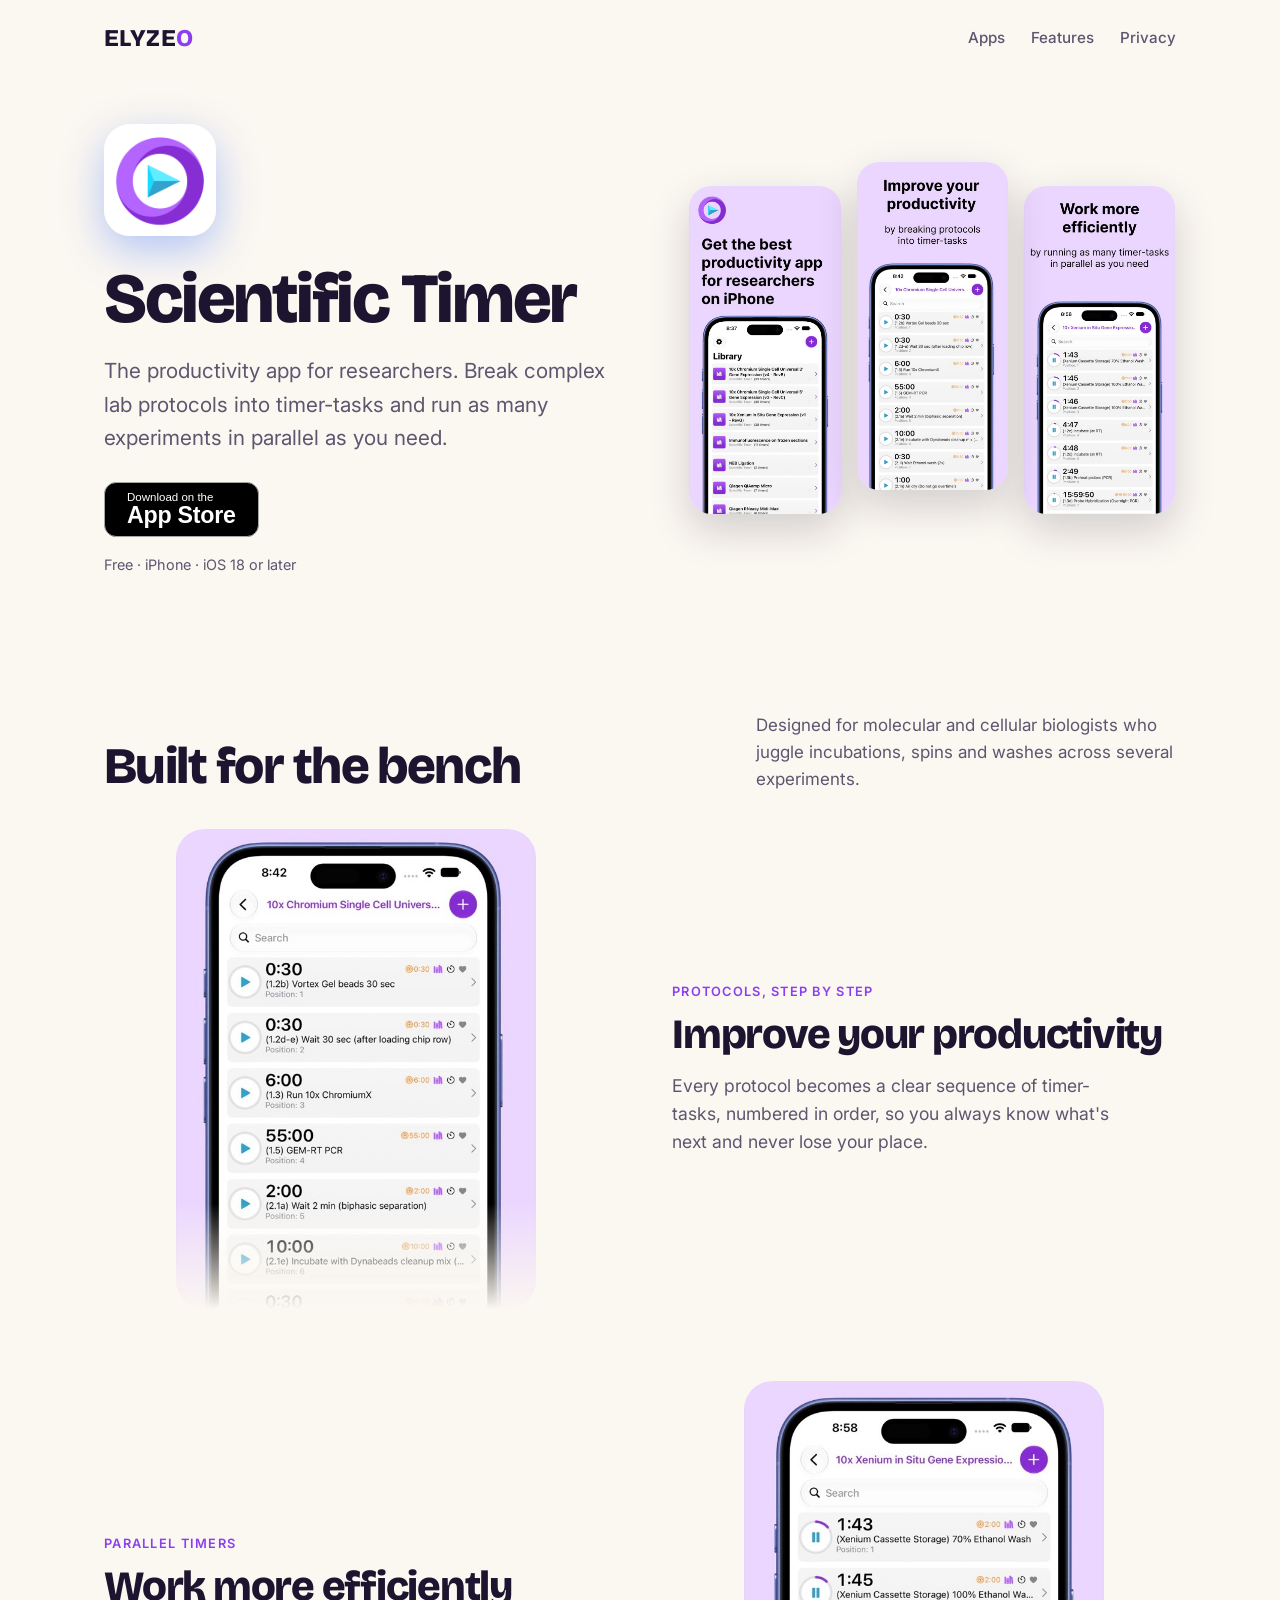
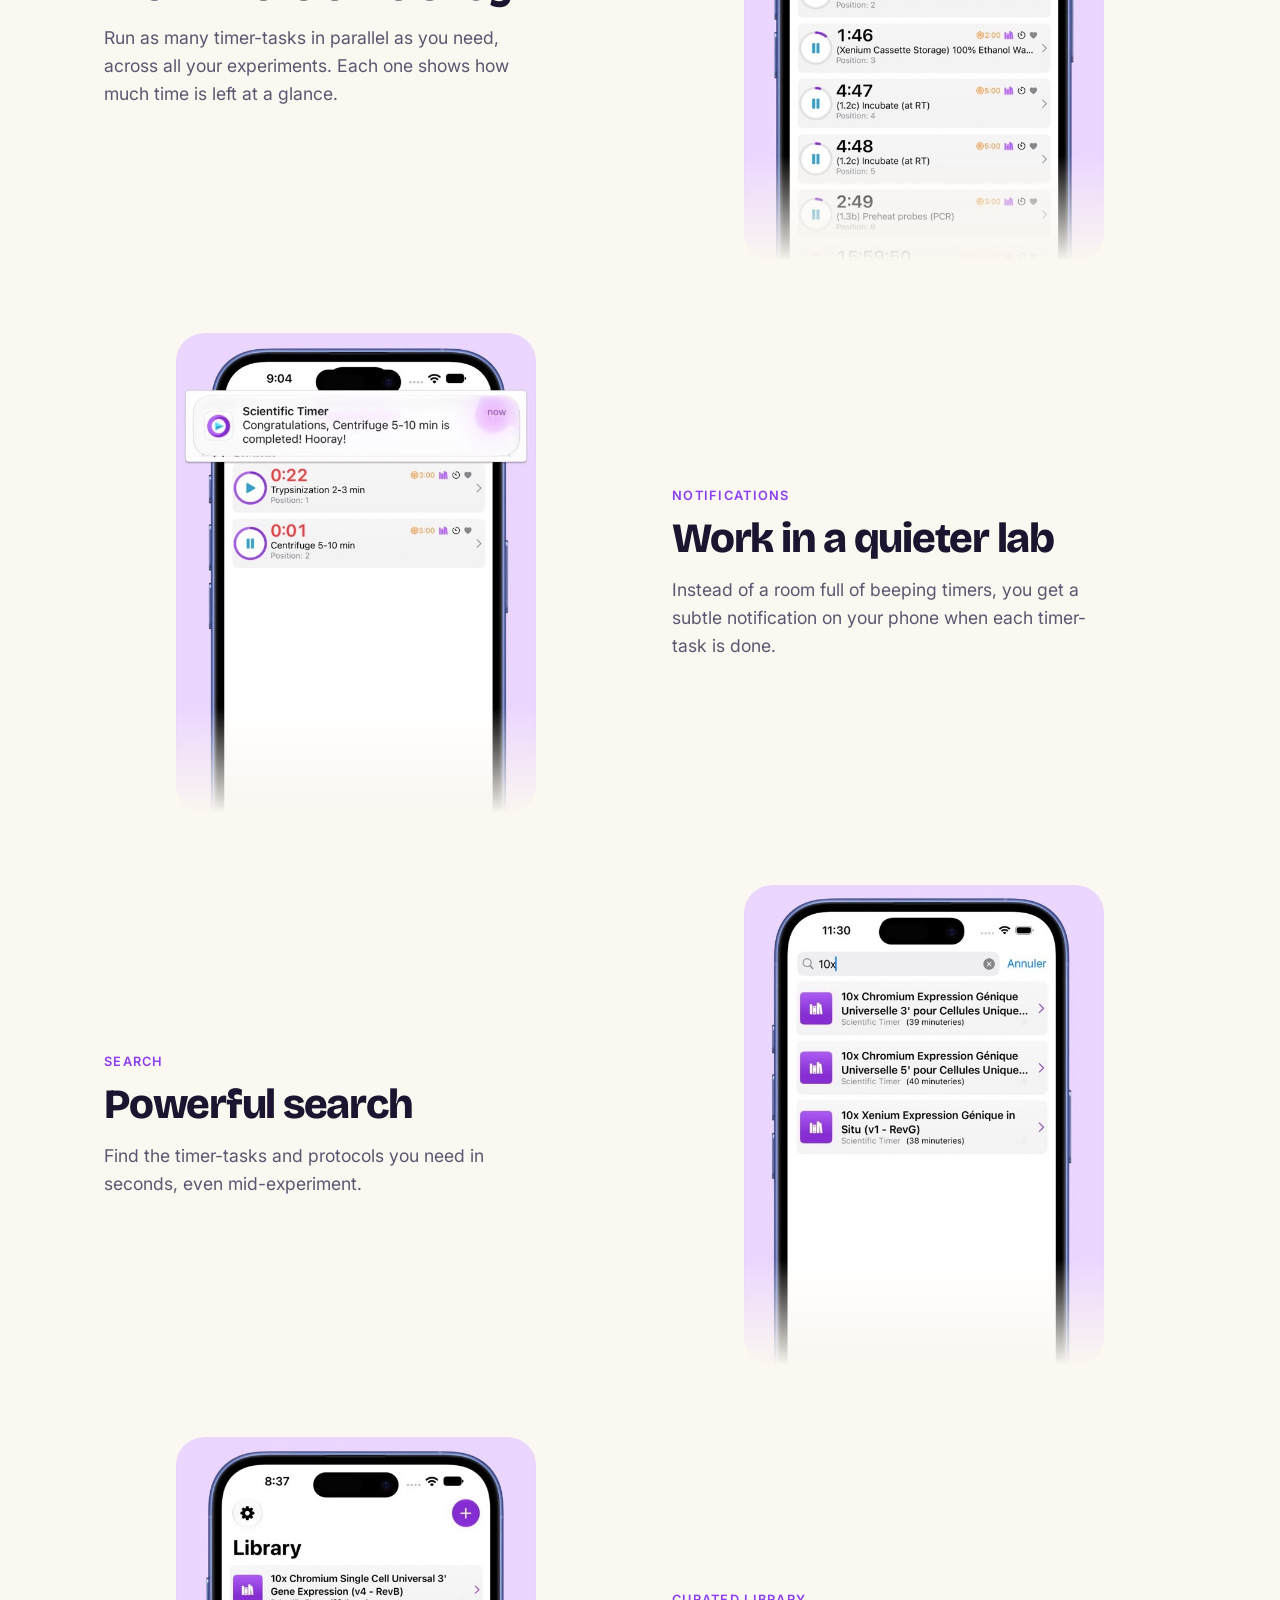
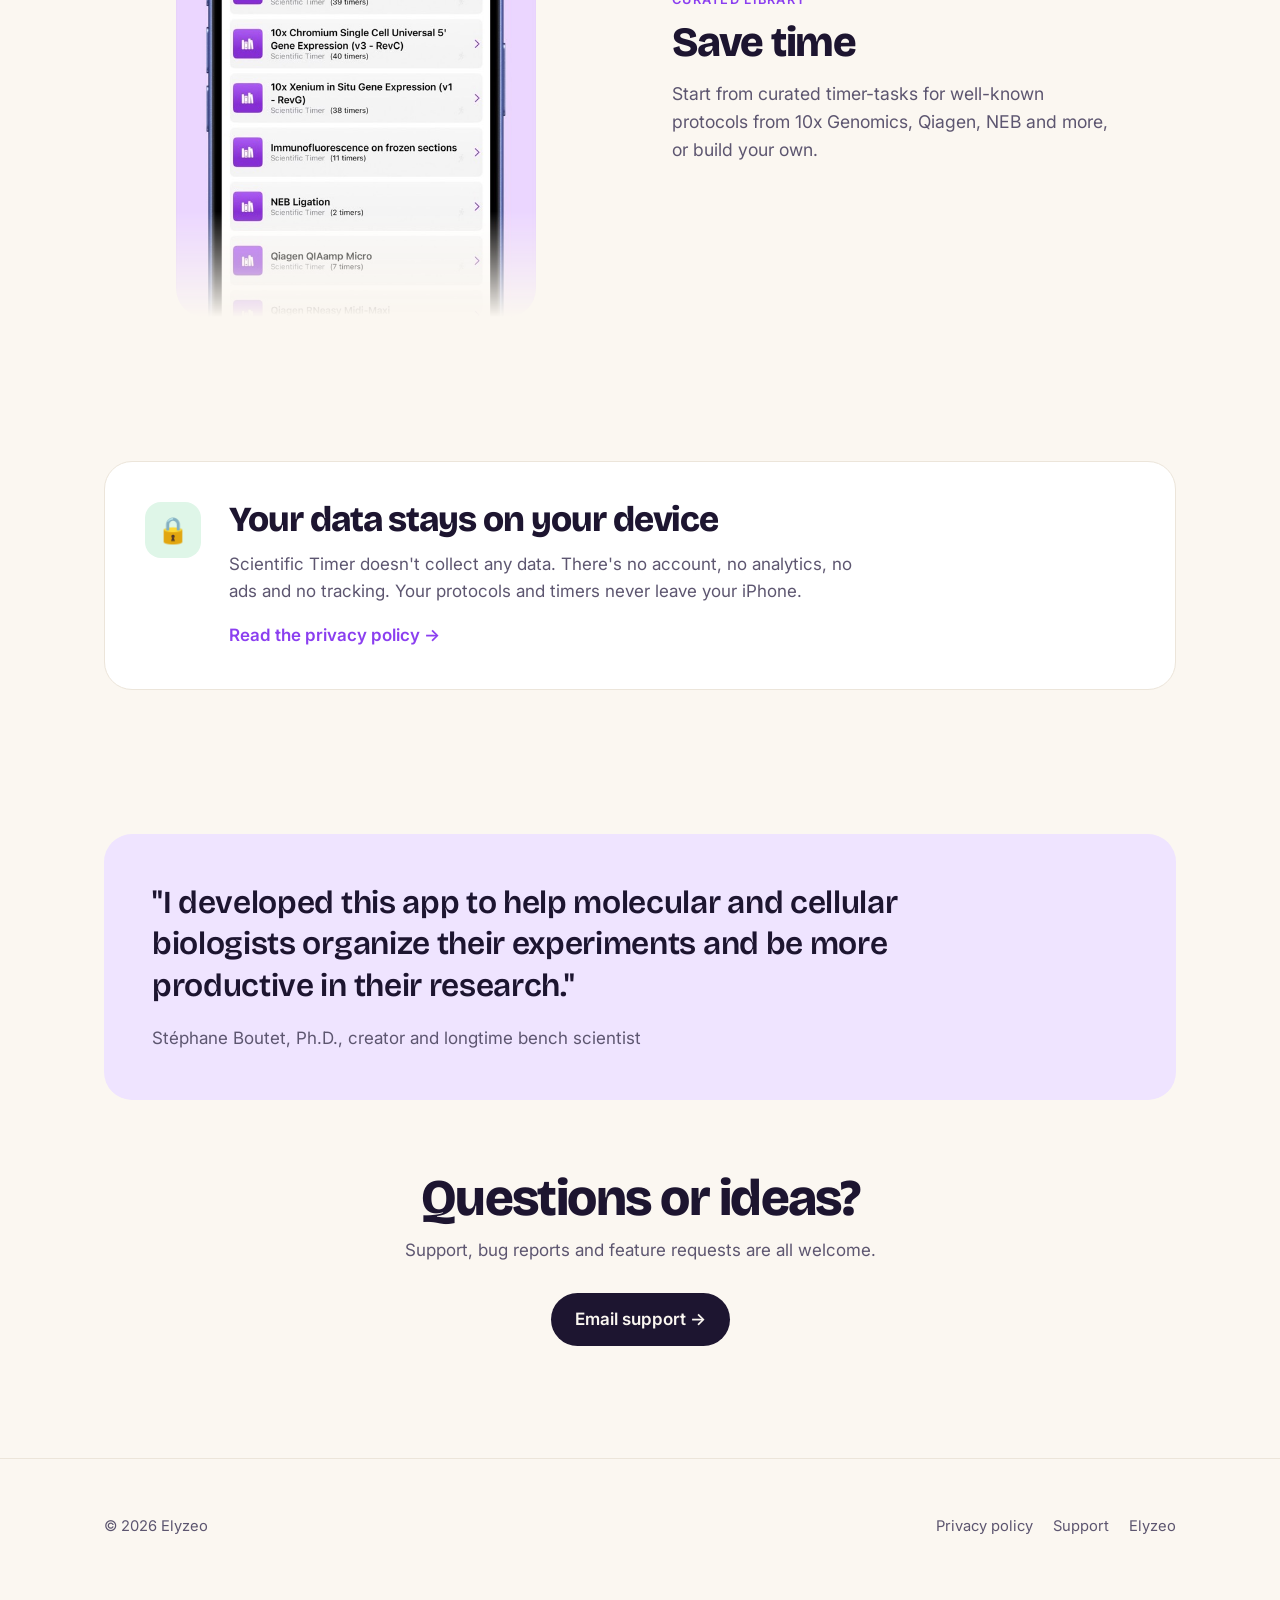
<file: apps/scientific-timer/index.html>
<!DOCTYPE html>
<html lang="en">
<head>
    <meta charset="UTF-8">
    <meta name="viewport" content="width=device-width, initial-scale=1.0">
    <title>Scientific Timer — protocol timers for biologists</title>
    <meta name="description" content="Scientific Timer breaks multi-step lab protocols into timer-tasks so molecular and cellular biologists can run several experiments at once. Free on the App Store.">
    <meta property="og:title" content="Scientific Timer">
    <meta property="og:description" content="Protocol timers for molecular and cellular biologists. Free on the App Store.">
    <meta property="og:image" content="https://elyzeo.com/img/web/scientific-timer-card.png">
    <meta name="apple-itunes-app" content="app-id=6741395405">
    <link rel="icon" href="../../img/web/scientific-timer-icon.png" type="image/png">
    <link rel="preconnect" href="https://fonts.googleapis.com">
    <link rel="preconnect" href="https://fonts.gstatic.com" crossorigin>
    <link href="https://fonts.googleapis.com/css2?family=Bricolage+Grotesque:opsz,wght@12..96,600;12..96,700;12..96,800&family=Inter:wght@400;500;600&display=swap" rel="stylesheet">
    <link rel="stylesheet" href="../../css/studio.css">
</head>
<body>

<nav class="nav">
    <div class="wrap">
        <a class="logo" href="../../index.html">ELYZE<span class="o">O</span></a>
        <ul class="nav-links">
            <li><a href="../../index.html#apps">Apps</a></li>
            <li class="hide-sm"><a href="#tour">Features</a></li>
            <li><a href="privacy.html">Privacy</a></li>
        </ul>
    </div>
</nav>

<header class="wrap app-hero">
    <div>
        <img class="icon" src="../../img/web/scientific-timer-icon.png" alt="Scientific Timer app icon">
        <h1>Scientific Timer</h1>
        <p class="tagline">The productivity app for researchers. Break complex lab protocols into timer-tasks and run as many experiments in parallel as you need.</p>
        <a class="appstore" href="https://apps.apple.com/us/app/scientific-timer/id6741395405" target="_blank" rel="noopener">
            <small>Download on the</small>App Store
        </a>
        <p class="meta">Free · iPhone · iOS 18 or later</p>
    </div>
    <div class="shots">
        <img src="../../img/web/st-shot-1.jpg" alt="The protocol library, with 10x Genomics, Qiagen and NEB protocols">
        <img src="../../img/web/st-shot-2.jpg" alt="A 10x Chromium protocol broken into timer-tasks">
        <img src="../../img/web/st-shot-3.jpg" alt="Several Xenium timer-tasks running in parallel">
    </div>
</header>

<section id="tour">
    <div class="wrap">
        <div class="section-head">
            <h2>Built for the bench</h2>
            <p>Designed for molecular and cellular biologists who juggle incubations, spins and washes across several experiments.</p>
        </div>
    </div>
    <div class="wrap rows">
        <div class="row">
            <div class="row-img"><img src="../../img/web/st-crop-2.jpg" alt="A 10x Chromium protocol broken into numbered timer-tasks" loading="lazy"></div>
            <div class="row-text">
                <p class="row-kicker">Protocols, step by step</p>
                <h3>Improve your productivity</h3>
                <p>Every protocol becomes a clear sequence of timer-tasks, numbered in order, so you always know what's next and never lose your place.</p>
            </div>
        </div>
        <div class="row">
            <div class="row-img"><img src="../../img/web/st-crop-3.jpg" alt="Seven Xenium timer-tasks counting down at the same time" loading="lazy"></div>
            <div class="row-text">
                <p class="row-kicker">Parallel timers</p>
                <h3>Work more efficiently</h3>
                <p>Run as many timer-tasks in parallel as you need, across all your experiments. Each one shows how much time is left at a glance.</p>
            </div>
        </div>
        <div class="row">
            <div class="row-img"><img src="../../img/web/st-crop-6.jpg" alt="A notification saying a centrifuge step is complete" loading="lazy"></div>
            <div class="row-text">
                <p class="row-kicker">Notifications</p>
                <h3>Work in a quieter lab</h3>
                <p>Instead of a room full of beeping timers, you get a subtle notification on your phone when each timer-task is done.</p>
            </div>
        </div>
        <div class="row">
            <div class="row-img"><img src="../../img/web/st-crop-4.jpg" alt="Search results for 10x protocols" loading="lazy"></div>
            <div class="row-text">
                <p class="row-kicker">Search</p>
                <h3>Powerful search</h3>
                <p>Find the timer-tasks and protocols you need in seconds, even mid-experiment.</p>
            </div>
        </div>
        <div class="row">
            <div class="row-img"><img src="../../img/web/st-crop-5.jpg" alt="The protocol library" loading="lazy"></div>
            <div class="row-text">
                <p class="row-kicker">Curated library</p>
                <h3>Save time</h3>
                <p>Start from curated timer-tasks for well-known protocols from 10x Genomics, Qiagen, NEB and more, or build your own.</p>
            </div>
        </div>
    </div>
</section>

<section>
    <div class="wrap">
        <div class="privacy-card">
            <div class="dot">🔒</div>
            <div>
                <h2>Your data stays on your device</h2>
                <p>Scientific Timer doesn't collect any data. There's no account, no analytics, no ads and no tracking. Your protocols and timers never leave your iPhone.</p>
                <a href="privacy.html">Read the privacy policy →</a>
            </div>
        </div>
    </div>
</section>

<section>
    <div class="wrap">
        <div class="quote">
            <blockquote>"I developed this app to help molecular and cellular biologists organize their experiments and be more productive in their research."</blockquote>
            <cite>Stéphane Boutet, Ph.D., creator and longtime bench scientist</cite>
        </div>
    </div>
</section>

<section style="padding-top: 0;">
    <div class="wrap" style="text-align:center;">
        <h2>Questions or ideas?</h2>
        <p style="color:var(--ink-soft); margin-top: 12px;">Support, bug reports and feature requests are all welcome.</p>
        <a class="btn" href="mailto:support@elyzeo.com?subject=Scientific%20Timer">Email support →</a>
    </div>
</section>

<footer>
    <div class="wrap">
        <span>© 2026 Elyzeo</span>
        <div class="links">
            <a href="privacy.html">Privacy policy</a>
            <a href="mailto:support@elyzeo.com?subject=Scientific%20Timer">Support</a>
            <a href="../../index.html">Elyzeo</a>
        </div>
    </div>
</footer>

</body>
</html>
</file>
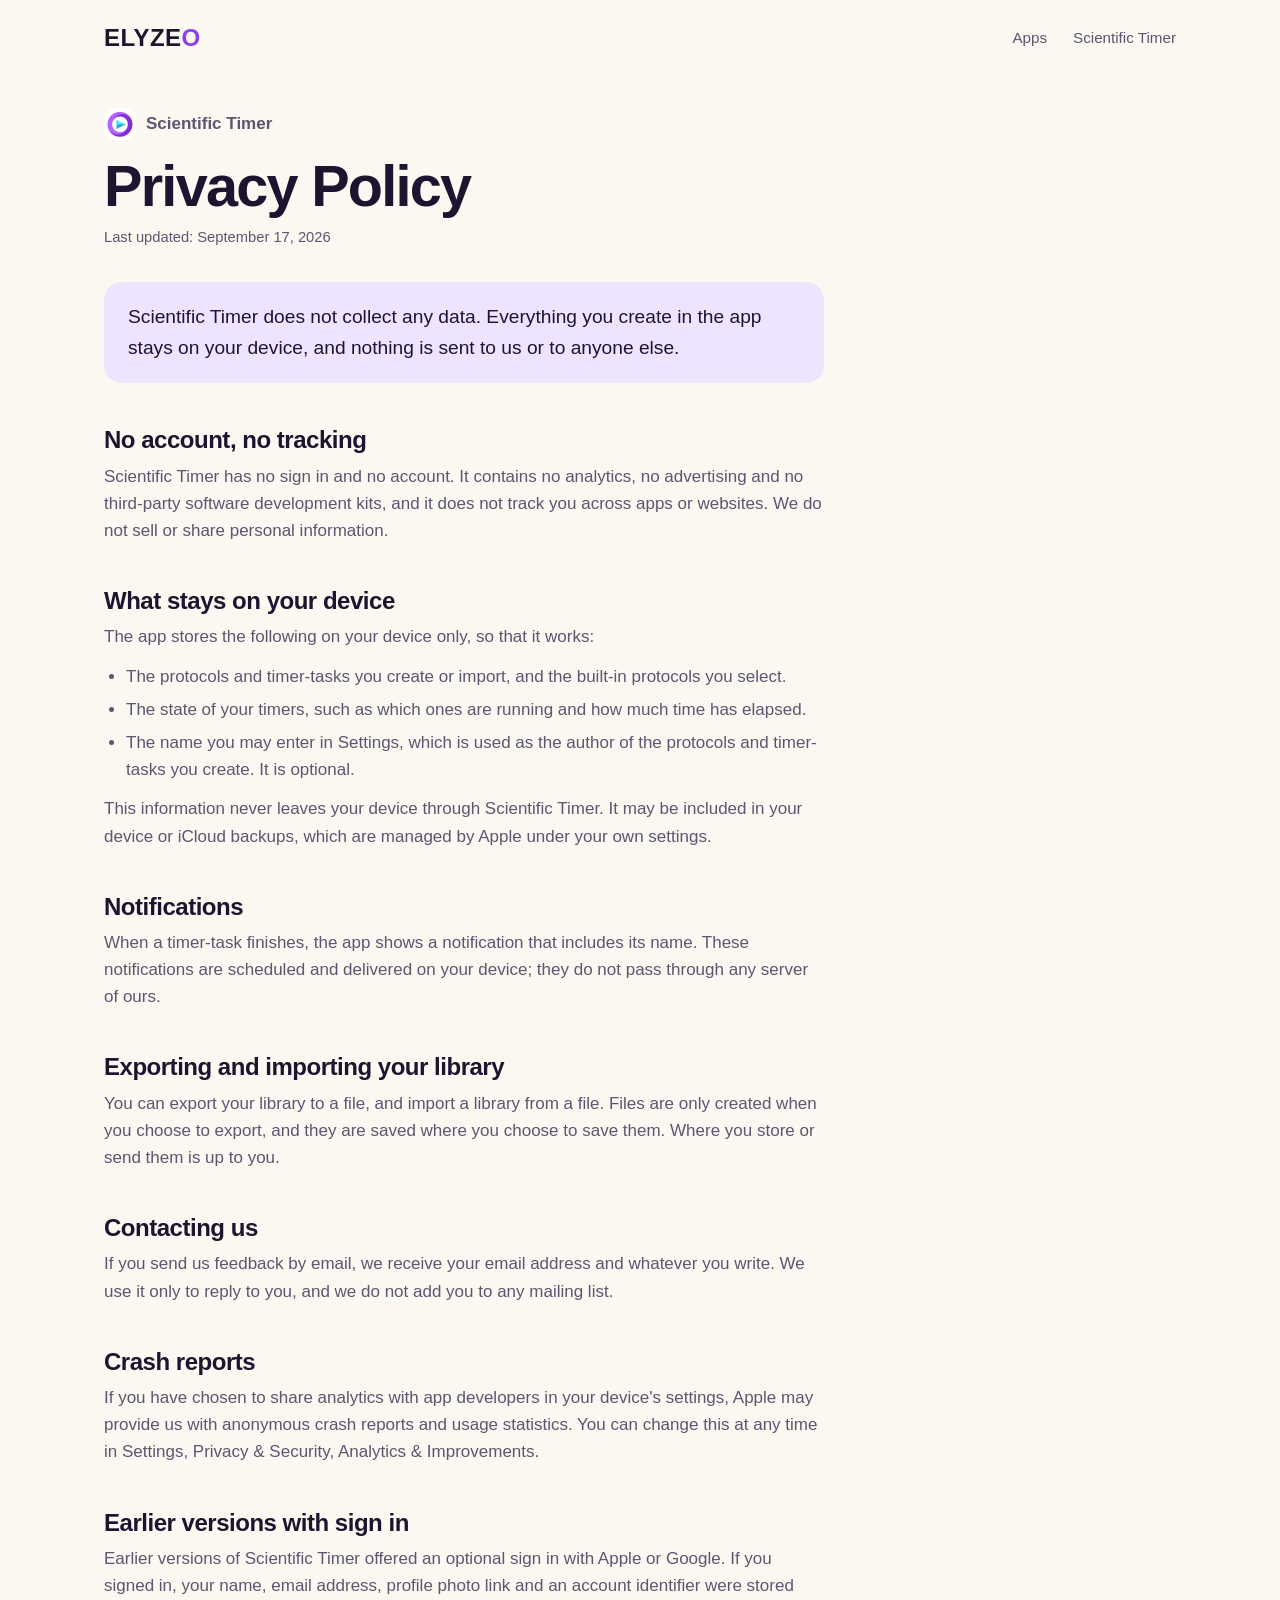
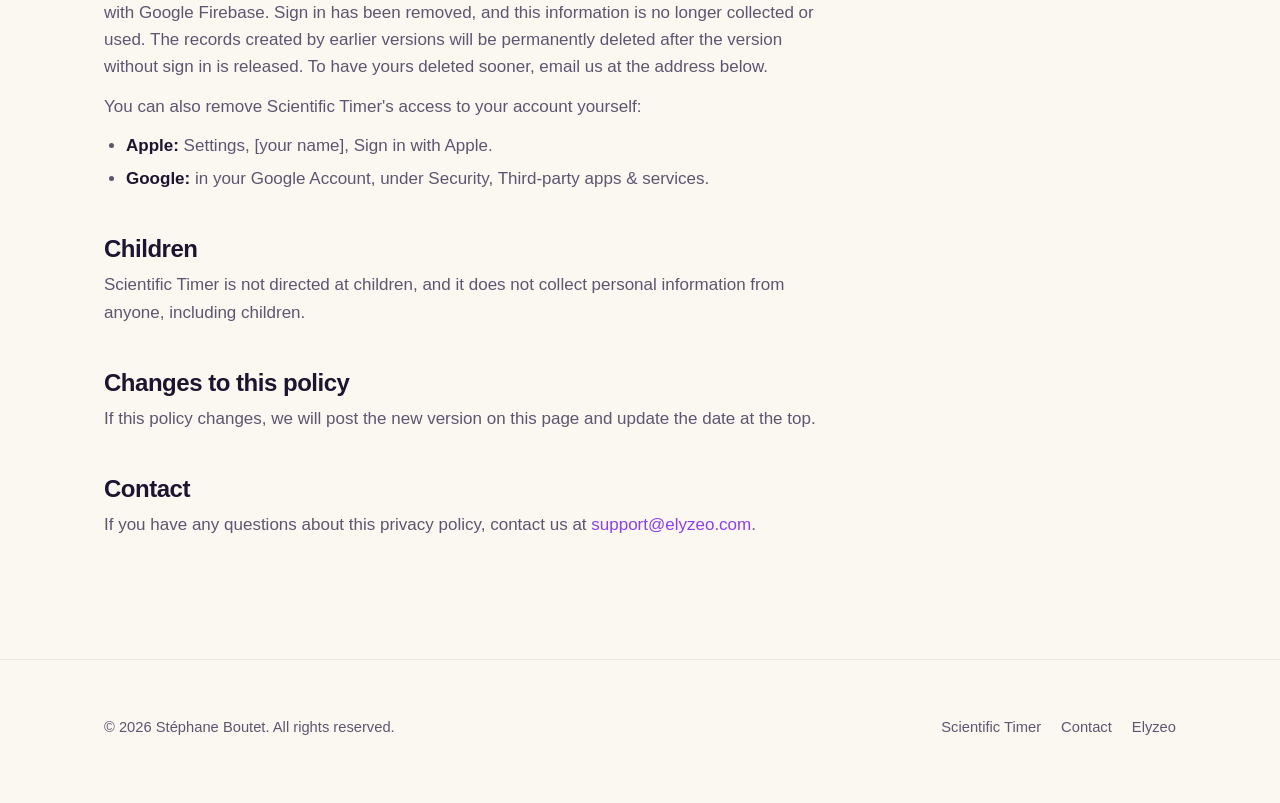
<file: scientific-timer/privacy.html>
<!DOCTYPE html>
<html lang="en"><head><meta charset="UTF-8">
<title>Scientific Timer</title>
<link rel="canonical" href="https://elyzeo.com/apps/scientific-timer/privacy.html">
<meta http-equiv="refresh" content="0; url=../apps/scientific-timer/privacy.html">
</head><body><p>This page has moved to <a href="../apps/scientific-timer/privacy.html">../apps/scientific-timer/privacy.html</a>.</p></body></html>
</file>
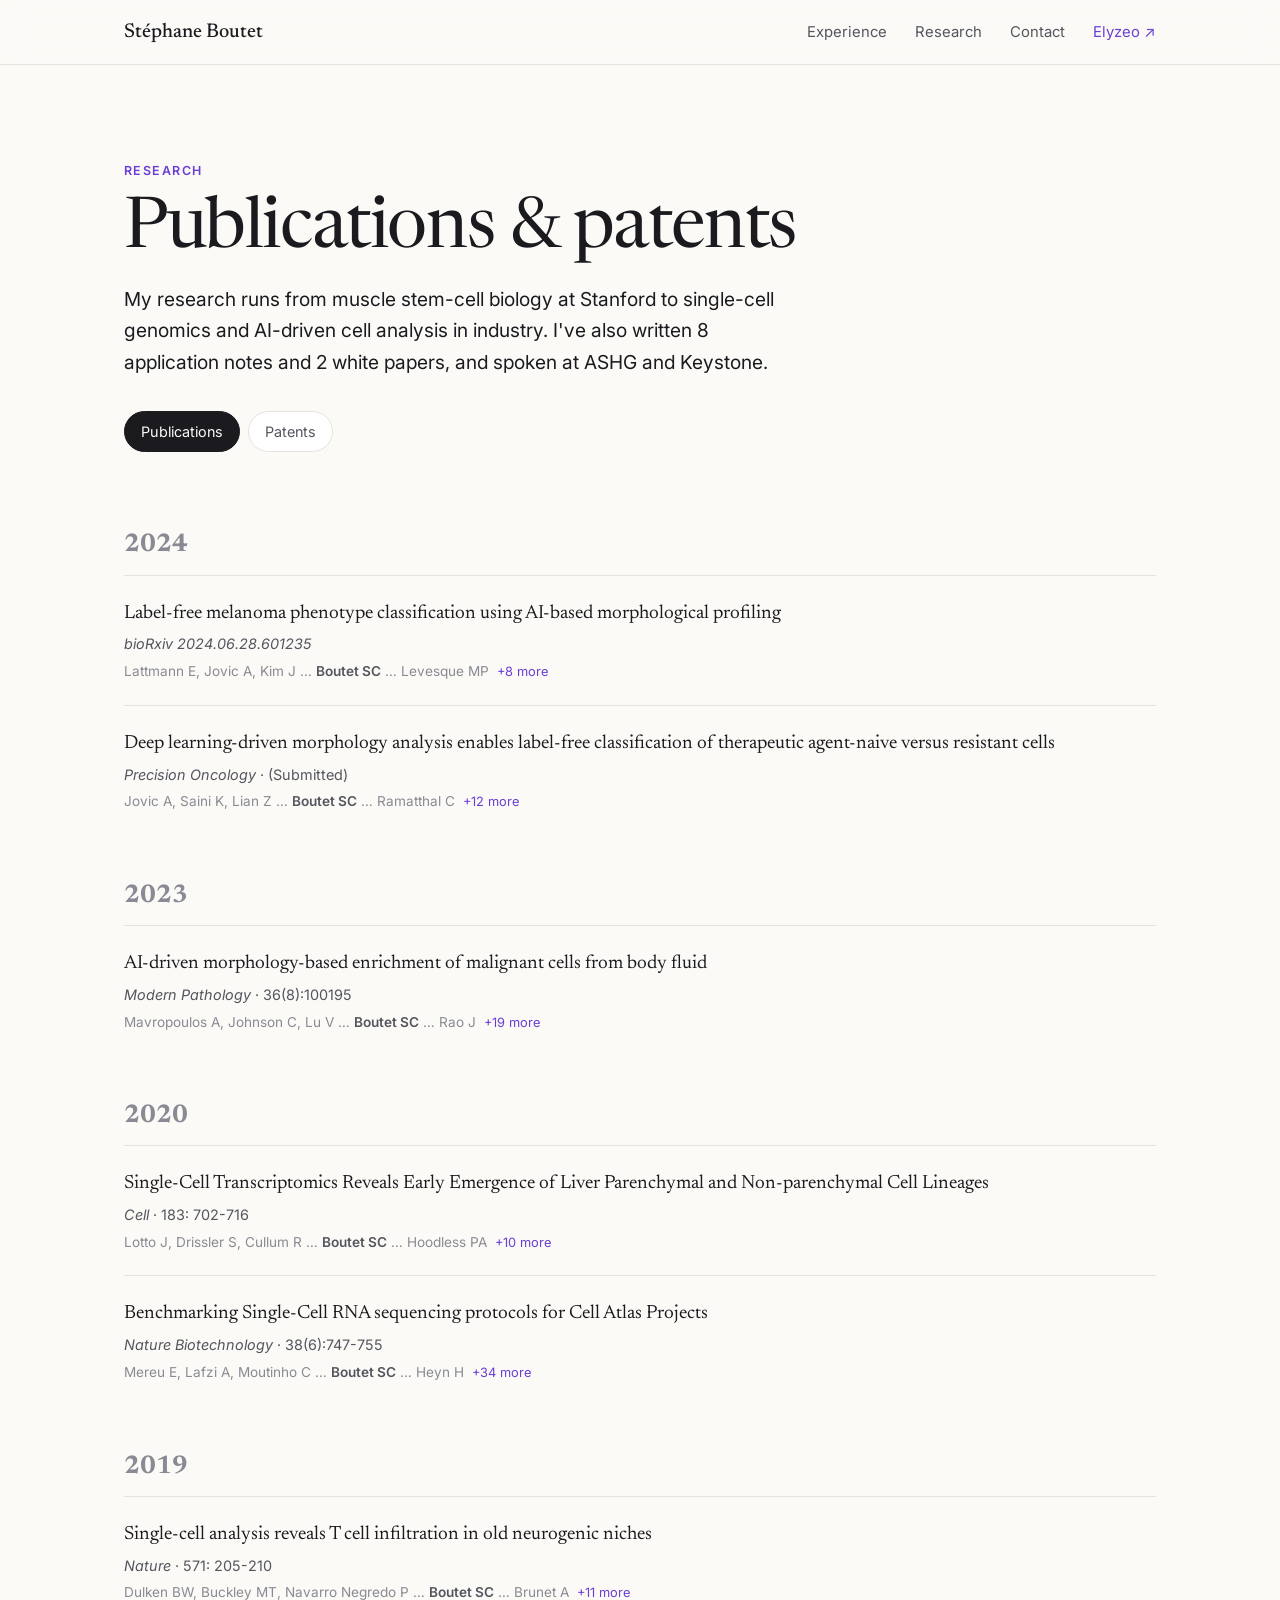
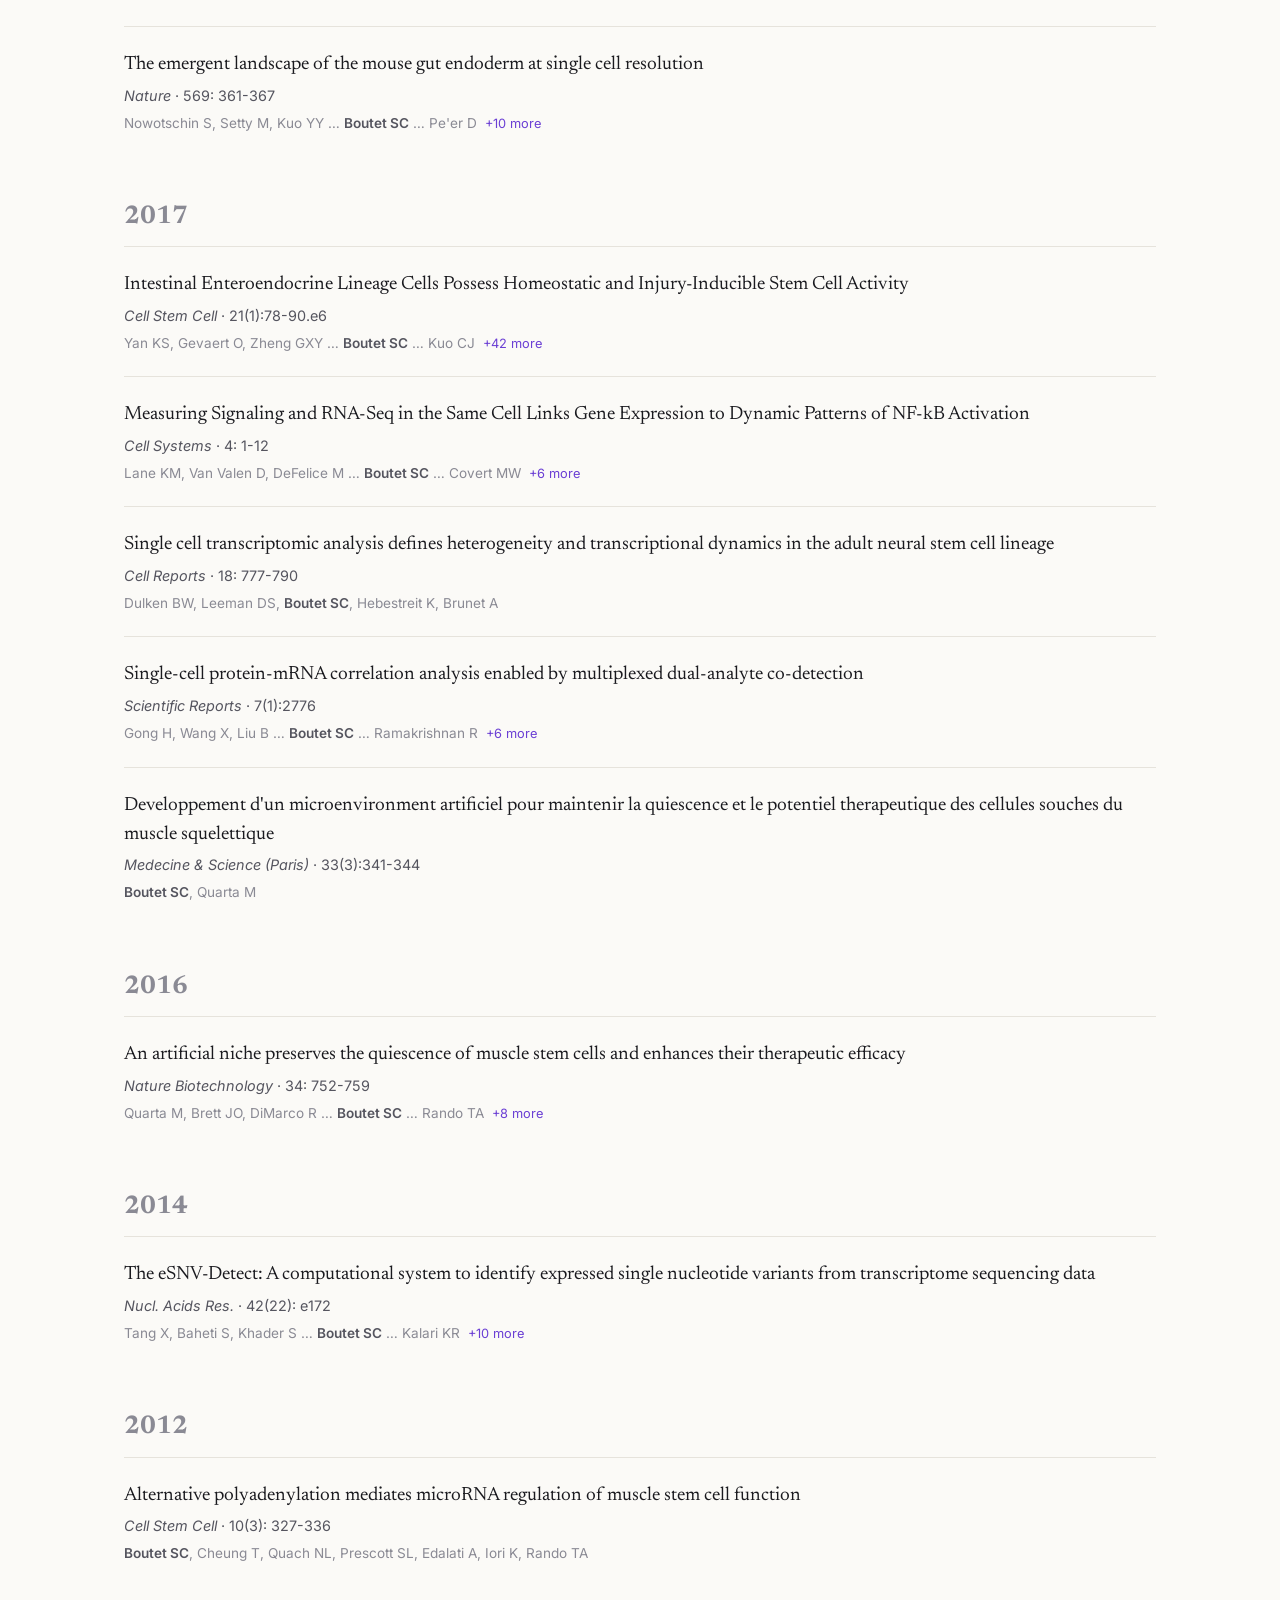
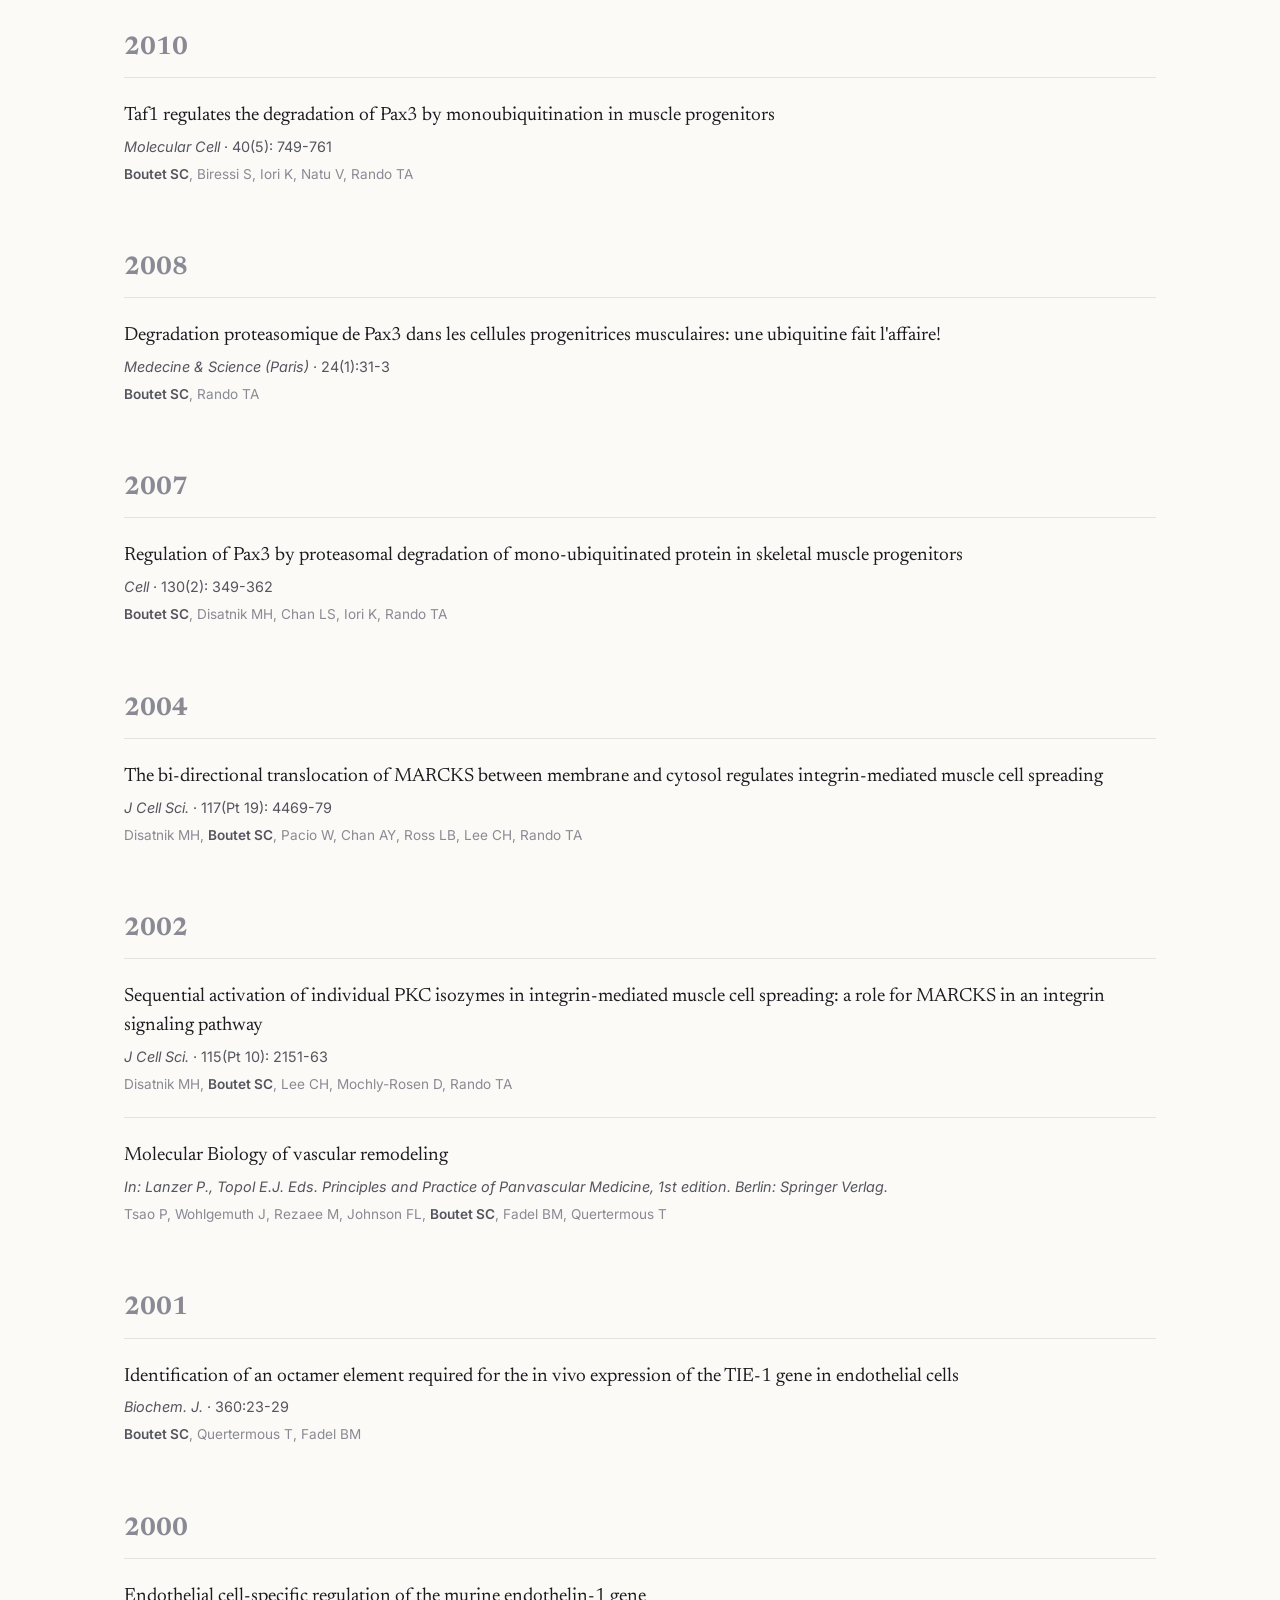
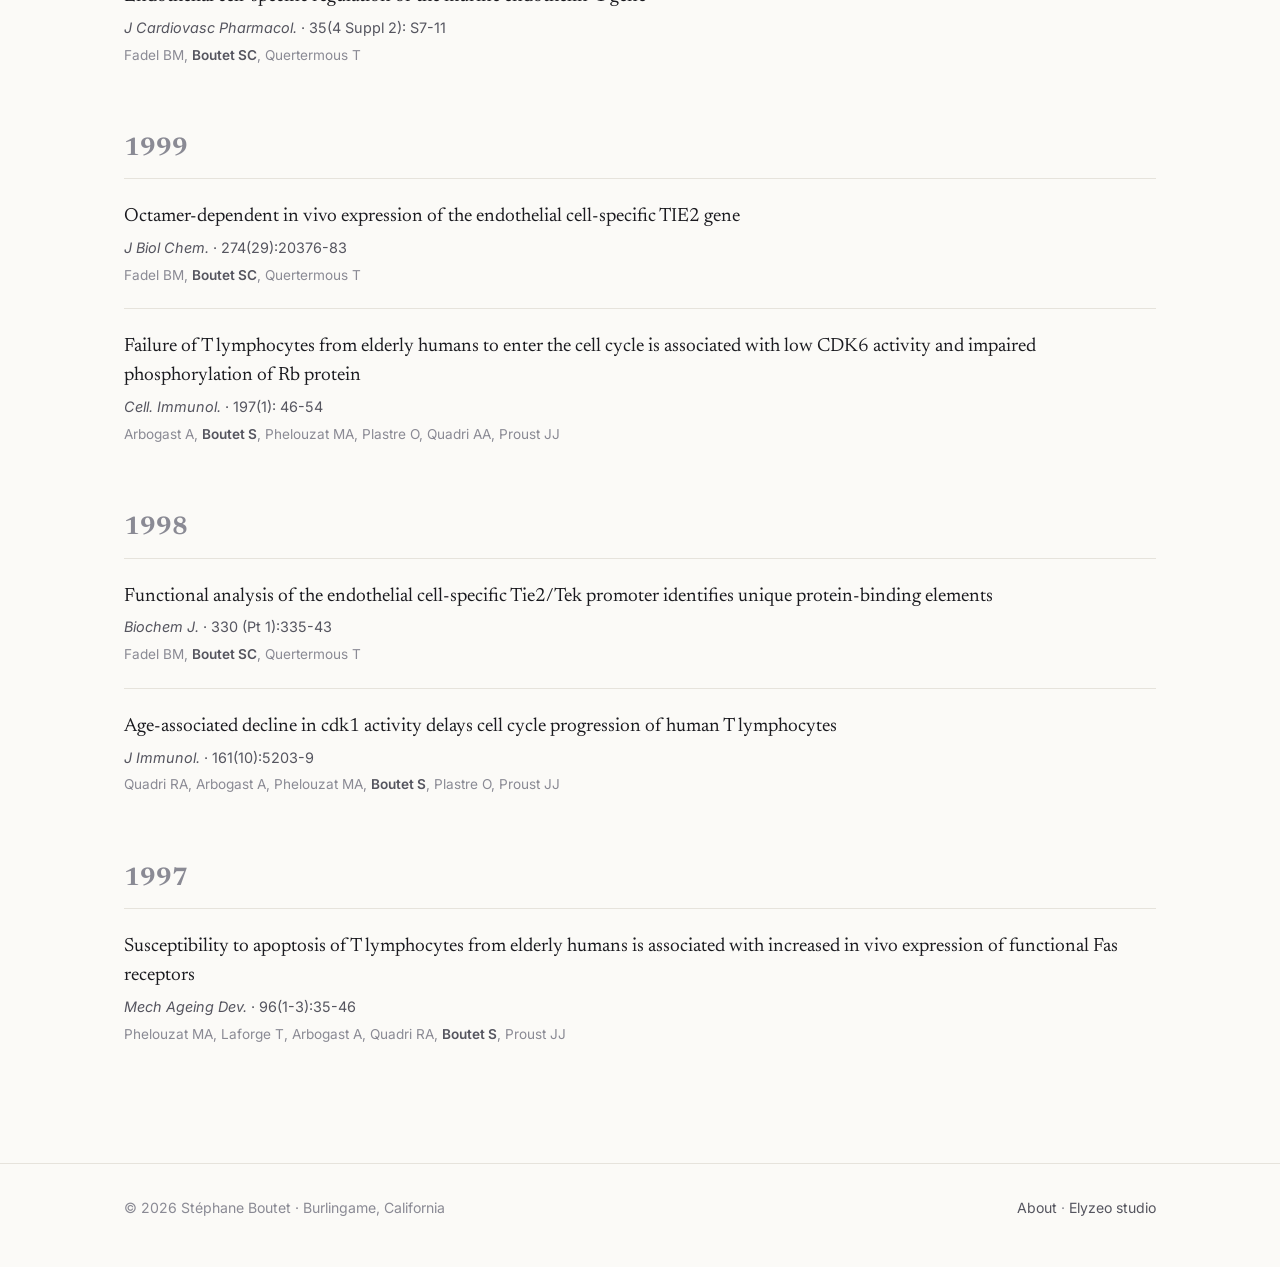
<file: stephane/research.html>
<!DOCTYPE html>
<html lang="en">
<head>
    <meta charset="UTF-8">
    <meta name="viewport" content="width=device-width, initial-scale=1.0">
    <title>Research — Stéphane Boutet, Ph.D.</title>
    <meta name="description" content="Publications and patents by Stéphane Boutet: stem-cell biology, single-cell genomics and AI-driven cell analysis.">
    <link rel="icon" href="../img/elyzeoicon.svg" type="image/svg+xml">
    <link rel="preconnect" href="https://fonts.googleapis.com">
    <link rel="preconnect" href="https://fonts.gstatic.com" crossorigin>
    <link href="https://fonts.googleapis.com/css2?family=Inter:wght@400;500;600&family=Newsreader:ital,opsz,wght@0,6..72,400;0,6..72,500;1,6..72,400&display=swap" rel="stylesheet">
    <link rel="stylesheet" href="../css/pro.css">
</head>
<body>

<nav class="nav">
    <div class="wrap">
        <a class="nav-name" href="index.html">Stéphane Boutet</a>
        <ul class="nav-links">
            <li class="hide-sm"><a href="index.html#experience">Experience</a></li>
            <li><a href="research.html">Research</a></li>
            <li><a href="index.html#contact">Contact</a></li>
            <li><a class="nav-studio" href="../index.html">Elyzeo ↗</a></li>
        </ul>
    </div>
</nav>

<header class="hero" style="padding-bottom: 32px;">
    <div class="wrap">
        <p class="eyebrow">Research</p>
        <h1>Publications &amp; patents</h1>
        <p class="intro">My research runs from muscle stem-cell biology at Stanford to single-cell genomics and AI-driven cell analysis in industry. I've also written 8 application notes and 2 white papers, and spoken at ASHG and Keystone.</p>
        <div class="tabs" role="group" aria-label="Show">
            <button class="tab" data-view="publications" aria-pressed="true">Publications</button>
            <button class="tab" data-view="patents" aria-pressed="false">Patents</button>
        </div>
    </div>
</header>

<main class="wrap" style="padding-bottom: 96px;">
    <div id="list"></div>
</main>

<footer>
    <div class="wrap">
        <span>© 2026 Stéphane Boutet · Burlingame, California</span>
        <span><a href="index.html">About</a> · <a href="../index.html">Elyzeo studio</a></span>
    </div>
</footer>

<script src="js/research-data.js"></script>
<script>
(function () {
    const list = document.getElementById('list');
    const tabs = document.querySelectorAll('.tab');
    const esc = s => String(s).replace(/[&<>"]/g, c => ({ '&': '&amp;', '<': '&lt;', '>': '&gt;', '"': '&quot;' }[c]));

    // Bold my name and shorten very long author lists
    function authors(str) {
        const names = str.split(/,\s*/);
        const me = n => /Boutet/.test(n);
        const fmt = n => me(n) ? `<b>${esc(n)}</b>` : esc(n);
        if (names.length <= 8) return names.map(fmt).join(', ');
        const i = names.findIndex(me);
        const short = names.slice(0, 3).map(fmt).join(', ') + ' … ' +
            (i >= 3 && i < names.length - 1 ? fmt(names[i]) + ' … ' : '') +
            fmt(names[names.length - 1]);
        return `<span class="short">${short} <button class="author-toggle">+${names.length - 4} more</button></span>` +
               `<span class="full" hidden>${names.map(fmt).join(', ')}</span>`;
    }

    function byYear(items) {
        const groups = {};
        items.forEach(it => (groups[it.year] = groups[it.year] || []).push(it));
        return Object.keys(groups).sort((a, b) => b - a).map(y => [y, groups[y]]);
    }

    function renderPublications() {
        list.innerHTML = byYear(publications).map(([year, pubs]) => `
            <h3 class="year">${year}</h3>
            <ul class="pubs" style="margin-top: 8px;">
                ${pubs.map(p => `
                <li class="pub">
                    ${p.doi ? `<a class="pub-title" href="${esc(p.doi)}" target="_blank" rel="noopener">${esc(p.title)}</a>`
                            : `<span class="pub-title">${esc(p.title)}</span>`}
                    <div class="pub-meta"><em>${esc(p.journal)}</em>${p.volume ? ' · ' + esc(p.volume) : ''}${p.status ? ' · ' + esc(p.status) : ''}</div>
                    <div class="pub-authors">${authors(p.authors)}</div>
                </li>`).join('')}
            </ul>`).join('');
    }

    function renderPatents() {
        const granted = patents.filter(p => p.status === 'Granted').length;
        list.innerHTML = `<p class="lede" style="margin-top: 24px;">Named inventor on 9 patent families: ${granted} granted US patents and ${patents.length - granted} published applications, covering single-cell genomics, spatial transcriptomics and AI-driven cell analysis.</p>` +
            byYear(patents).map(([year, pats]) => `
            <h3 class="year">${year}</h3>
            <ul class="pubs" style="margin-top: 8px;">
                ${pats.map(p => `
                <li class="pub">
                    <a class="pub-title" href="https://patents.google.com/patent/${esc(p.patentNumber.replace(/-/g, ''))}" target="_blank" rel="noopener">${esc(p.title)}</a>
                    <span class="badge ${p.status === 'Granted' ? 'badge-granted' : 'badge-pending'}">${p.status === 'Granted' ? 'Granted' : 'Application'}</span>
                    <div class="pub-meta">${esc(p.patentNumber)}</div>
                    <div class="pub-authors">${authors(p.inventors)}</div>
                </li>`).join('')}
            </ul>`).join('');
    }

    function show(view) {
        tabs.forEach(t => t.setAttribute('aria-pressed', t.dataset.view === view));
        view === 'patents' ? renderPatents() : renderPublications();
        try { history.replaceState(null, '', view === 'patents' ? '#patents' : '#publications'); } catch (e) {}
    }

    tabs.forEach(t => t.addEventListener('click', () => show(t.dataset.view)));
    list.addEventListener('click', e => {
        if (!e.target.classList.contains('author-toggle')) return;
        const box = e.target.closest('.pub-authors');
        box.querySelector('.short').hidden = true;
        box.querySelector('.full').hidden = false;
    });

    show(location.hash === '#patents' ? 'patents' : 'publications');
})();
</script>
</body>
</html>
</file>
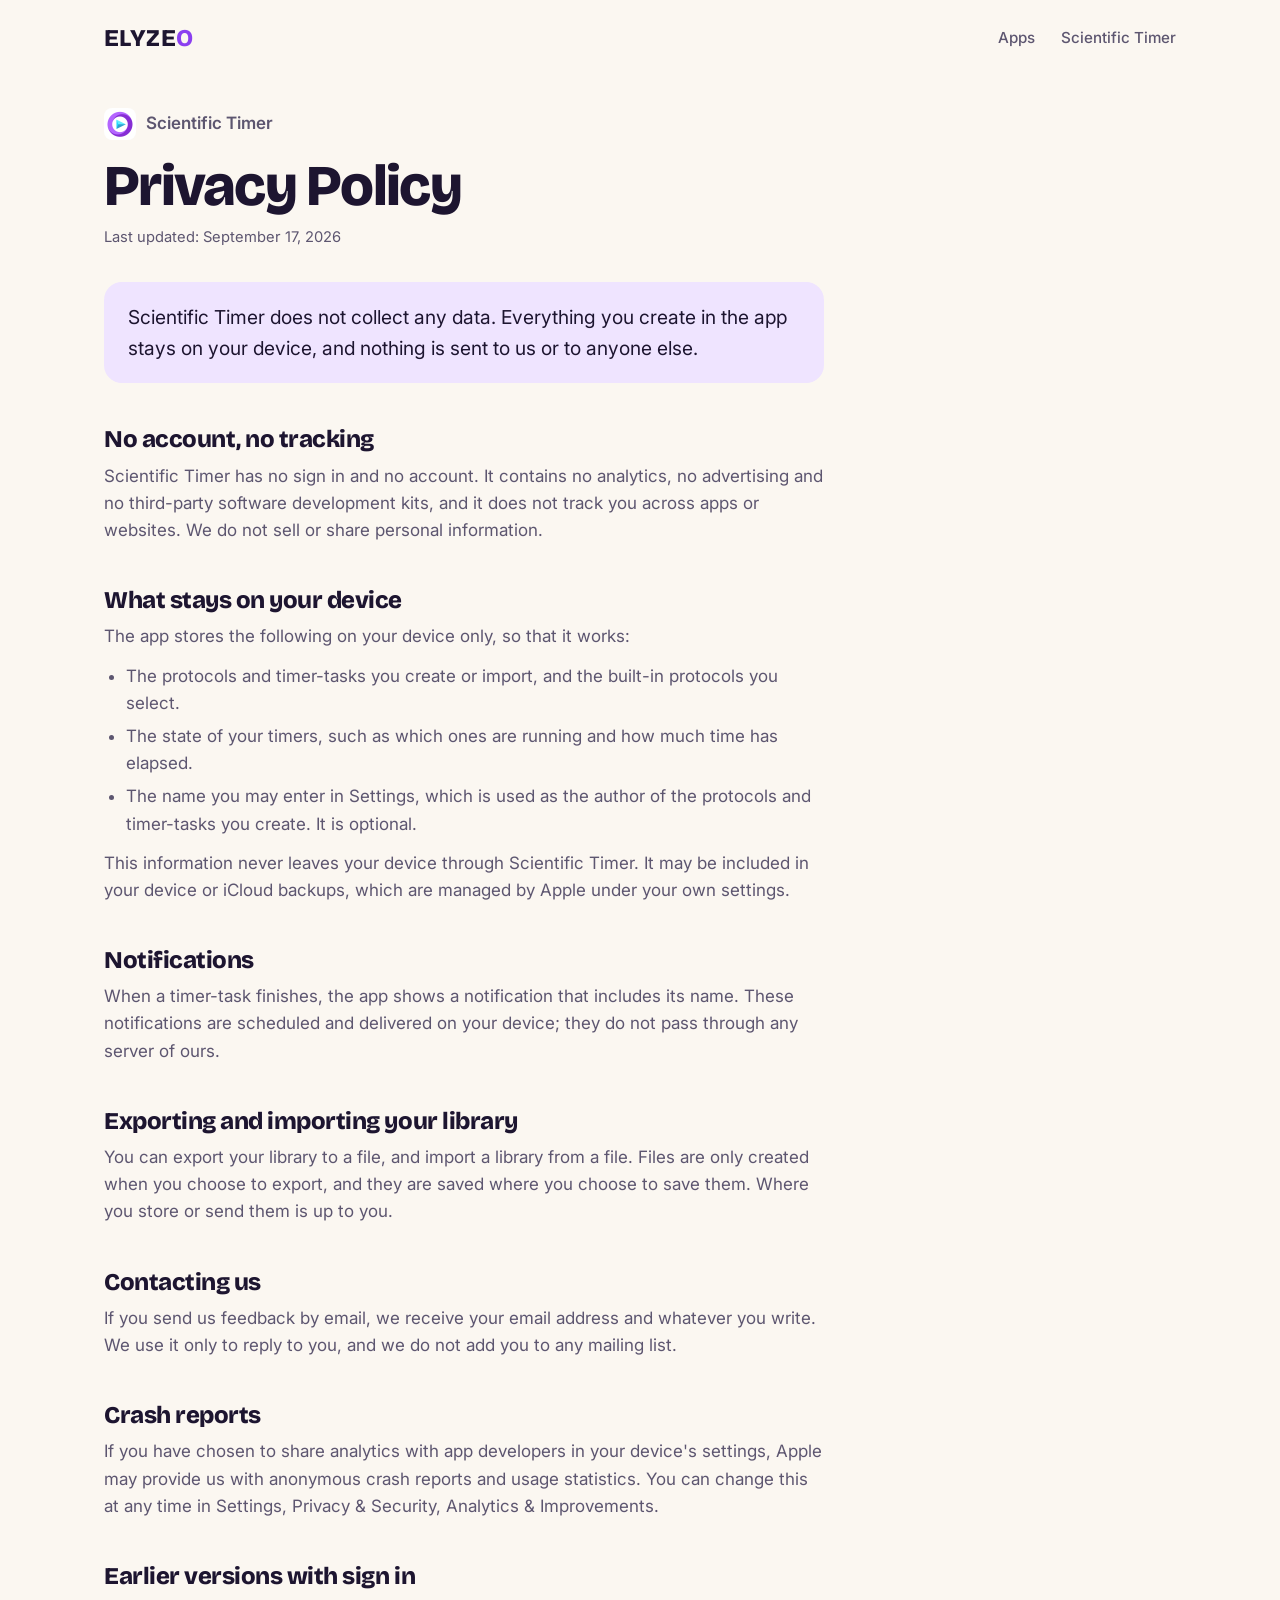
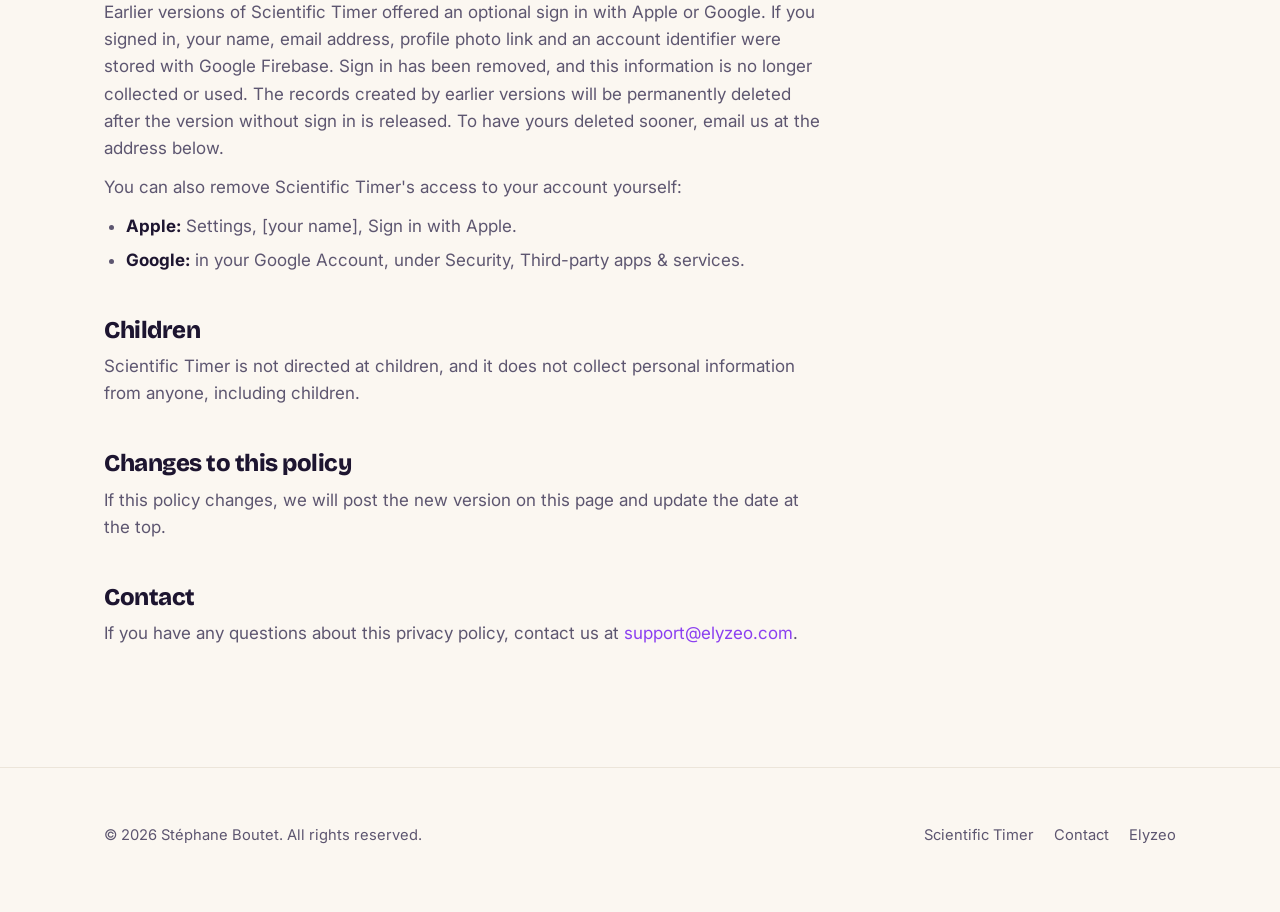
<file: apps/scientific-timer/privacy.html>
<!DOCTYPE html>
<html lang="en">
<head>
    <meta charset="UTF-8">
    <meta name="viewport" content="width=device-width, initial-scale=1.0">
    <title>Privacy Policy — Scientific Timer</title>
    <meta name="description" content="Scientific Timer does not collect any data. Everything you create in the app stays on your device.">
    <link rel="canonical" href="https://elyzeo.com/apps/scientific-timer/privacy.html">
    <link rel="icon" href="../../img/web/scientific-timer-icon.png" type="image/png">
    <link rel="preconnect" href="https://fonts.googleapis.com">
    <link rel="preconnect" href="https://fonts.gstatic.com" crossorigin>
    <link href="https://fonts.googleapis.com/css2?family=Bricolage+Grotesque:opsz,wght@12..96,600;12..96,700;12..96,800&family=Inter:wght@400;500;600&display=swap" rel="stylesheet">
    <link rel="stylesheet" href="../../css/studio.css">
</head>
<body>

<nav class="nav">
    <div class="wrap">
        <a class="logo" href="../../index.html">ELYZE<span class="o">O</span></a>
        <ul class="nav-links">
            <li><a href="../../index.html#apps">Apps</a></li>
            <li><a href="index.html">Scientific Timer</a></li>
        </ul>
    </div>
</nav>

<main class="wrap">
    <!-- Keep in step with Legal/PrivacyPolicy.md in the Scientific Timer app repository. -->
    <article class="prose">
        <p class="eyebrow-app"><img src="../../img/web/scientific-timer-icon.png" alt="">Scientific Timer</p>
        <h1>Privacy Policy</h1>
        <p class="updated">Last updated: September 17, 2026</p>

        <p class="lede">Scientific Timer does not collect any data. Everything you create in the app stays on your device, and nothing is sent to us or to anyone else.</p>

        <h2>No account, no tracking</h2>
        <p>Scientific Timer has no sign in and no account. It contains no analytics, no advertising and no third-party software development kits, and it does not track you across apps or websites. We do not sell or share personal information.</p>

        <h2>What stays on your device</h2>
        <p>The app stores the following on your device only, so that it works:</p>
        <ul>
            <li>The protocols and timer-tasks you create or import, and the built-in protocols you select.</li>
            <li>The state of your timers, such as which ones are running and how much time has elapsed.</li>
            <li>The name you may enter in Settings, which is used as the author of the protocols and timer-tasks you create. It is optional.</li>
        </ul>
        <p>This information never leaves your device through Scientific Timer. It may be included in your device or iCloud backups, which are managed by Apple under your own settings.</p>

        <h2>Notifications</h2>
        <p>When a timer-task finishes, the app shows a notification that includes its name. These notifications are scheduled and delivered on your device; they do not pass through any server of ours.</p>

        <h2>Exporting and importing your library</h2>
        <p>You can export your library to a file, and import a library from a file. Files are only created when you choose to export, and they are saved where you choose to save them. Where you store or send them is up to you.</p>

        <h2>Contacting us</h2>
        <p>If you send us feedback by email, we receive your email address and whatever you write. We use it only to reply to you, and we do not add you to any mailing list.</p>

        <h2>Crash reports</h2>
        <p>If you have chosen to share analytics with app developers in your device's settings, Apple may provide us with anonymous crash reports and usage statistics. You can change this at any time in Settings, Privacy &amp; Security, Analytics &amp; Improvements.</p>

        <h2>Earlier versions with sign in</h2>
        <p>Earlier versions of Scientific Timer offered an optional sign in with Apple or Google. If you signed in, your name, email address, profile photo link and an account identifier were stored with Google Firebase. Sign in has been removed, and this information is no longer collected or used. The records created by earlier versions will be permanently deleted after the version without sign in is released. To have yours deleted sooner, email us at the address below.</p>
        <p>You can also remove Scientific Timer's access to your account yourself:</p>
        <ul>
            <li><strong>Apple:</strong> Settings, [your name], Sign in with Apple.</li>
            <li><strong>Google:</strong> in your Google Account, under Security, Third-party apps &amp; services.</li>
        </ul>

        <h2>Children</h2>
        <p>Scientific Timer is not directed at children, and it does not collect personal information from anyone, including children.</p>

        <h2>Changes to this policy</h2>
        <p>If this policy changes, we will post the new version on this page and update the date at the top.</p>

        <h2>Contact</h2>
        <p>If you have any questions about this privacy policy, contact us at <a href="mailto:support@elyzeo.com">support@elyzeo.com</a>.</p>
    </article>
</main>

<footer>
    <div class="wrap">
        <span>© 2026 Stéphane Boutet. All rights reserved.</span>
        <div class="links">
            <a href="index.html">Scientific Timer</a>
            <a href="mailto:support@elyzeo.com">Contact</a>
            <a href="../../index.html">Elyzeo</a>
        </div>
    </div>
</footer>

</body>
</html>
</file>
<file: css/studio.css>
/* Elyzeo studio — elyzeo.com
   Playful but tidy: warm paper background, the Elyzeo purple, chunky rounded cards. */

:root {
    --bg: #fbf7f1;
    --surface: #ffffff;
    --ink: #1d1530;
    --ink-soft: #5d5670;
    --line: #ece5da;
    --purple: #8b3ff0;
    --purple-soft: #efe4ff;
    --blue: #2f6bff;
    --cyan: #4fd6f2;
    --sun: #ffcf4a;
    --coral: #ff7a5c;
    --display: 'Bricolage Grotesque', 'Inter', -apple-system, sans-serif;
    --sans: 'Inter', -apple-system, BlinkMacSystemFont, 'Segoe UI', Roboto, sans-serif;
    --max: 1120px;
    --radius: 28px;
}

@media (prefers-color-scheme: dark) {
    :root:not([data-theme="light"]) {
        --bg: #14101d;
        --surface: #1e1829;
        --ink: #f3eefb;
        --ink-soft: #b4abc6;
        --line: #2e2640;
        --purple: #b98cff;
        --purple-soft: #2c2140;
    }
}

* { margin: 0; padding: 0; box-sizing: border-box; }
html { scroll-behavior: smooth; }
body {
    font-family: var(--sans);
    font-size: 17px;
    line-height: 1.6;
    color: var(--ink);
    background: var(--bg);
    -webkit-font-smoothing: antialiased;
    overflow-x: hidden;
}
img { max-width: 100%; display: block; }
a { color: var(--purple); text-decoration: none; }
a:hover { text-decoration: underline; text-underline-offset: 3px; }
.wrap { max-width: var(--max); margin: 0 auto; padding: 0 24px; }

/* Nav */
.nav .wrap { display: flex; align-items: center; justify-content: space-between; height: 76px; }
.logo { font-family: var(--display); font-weight: 800; font-size: 1.5rem; letter-spacing: 0.02em; color: var(--ink); }
.logo:hover { text-decoration: none; }
.logo .o { color: var(--purple); }
.nav-links { display: flex; gap: 26px; list-style: none; font-weight: 500; font-size: 0.95rem; }
.nav-links a { color: var(--ink-soft); }
.nav-links a:hover { color: var(--ink); text-decoration: none; }
@media (max-width: 640px) { .nav-links { gap: 16px; font-size: 0.88rem; } .nav-links .hide-sm { display: none; } }

/* Hero */
.hero { position: relative; padding: 72px 0 96px; }
.hero h1 {
    font-family: var(--display); font-weight: 800;
    font-size: clamp(2.8rem, 8vw, 6rem); line-height: 0.98; letter-spacing: -0.035em;
    max-width: 900px;
}
.hero h1 .hl { color: var(--purple); }
.hero p { font-size: 1.25rem; color: var(--ink-soft); max-width: 600px; margin-top: 28px; }
.confetti { position: absolute; inset: 0; pointer-events: none; z-index: -1; overflow: hidden; }
.confetti span { position: absolute; border-radius: 30% 60% 40% 55%; opacity: 0.85; animation: drift 9s ease-in-out infinite alternate; }
@keyframes drift { to { transform: translateY(-14px) rotate(18deg); } }
@media (prefers-reduced-motion: reduce) { .confetti span { animation: none; } }
@media (max-width: 640px) { .confetti span { opacity: 0.3 !important; } }

.pill { display: inline-flex; align-items: center; gap: 6px; font-size: 0.8rem; font-weight: 600; padding: 5px 12px; border-radius: 999px; }
.pill-live { background: #dff6e8; color: #17804a; }
.pill-soon { background: #fff1cc; color: #8a5a00; }
.pill-idea { background: var(--purple-soft); color: var(--purple); }
@media (prefers-color-scheme: dark) {
    :root:not([data-theme="light"]) .pill-live { background: #173a28; color: #7fe0a9; }
    :root:not([data-theme="light"]) .pill-soon { background: #3a2f12; color: #ffd66b; }
}

/* Sections */
section { padding: 72px 0; }
.section-head { display: flex; justify-content: space-between; align-items: end; gap: 24px; margin-bottom: 36px; flex-wrap: wrap; }
h2 { font-family: var(--display); font-weight: 800; font-size: clamp(2rem, 5vw, 3.2rem); letter-spacing: -0.03em; line-height: 1.05; }
.section-head p { color: var(--ink-soft); max-width: 420px; }

/* App cards */
.apps { display: grid; grid-template-columns: 1fr 1fr; gap: 24px; }
.app {
    position: relative; overflow: hidden;
    border-radius: var(--radius); padding: 36px; min-height: 440px;
    display: flex; flex-direction: column; color: #fff;
    transition: transform .25s ease;
}
.app:hover { transform: translateY(-4px) rotate(-0.3deg); text-decoration: none; }
.app-timer { background: linear-gradient(145deg, #2d5cff 0%, #1f3fd6 100%); }
.app-sommaire { background: linear-gradient(145deg, #7a1fc4 0%, #55007f 100%); }
.app-top { display: flex; align-items: center; gap: 16px; margin-bottom: 22px; }
.app-top img { width: 72px; height: 72px; border-radius: 18px; box-shadow: 0 8px 24px rgba(0,0,0,.25); }
.app h3 { font-family: var(--display); font-weight: 800; font-size: 2rem; letter-spacing: -0.02em; line-height: 1.1; }
.app p { font-size: 1.05rem; opacity: 0.9; max-width: 56%; position: relative; z-index: 1; }
.app-top, .app .pill, .app .app-cta { position: relative; z-index: 1; }
.app .app-cta { margin-top: auto; padding-top: 24px; font-weight: 600; display: flex; align-items: center; gap: 8px; }
.app .pill { align-self: flex-start; margin-bottom: 18px; }
.app-shot { position: absolute; right: 20px; bottom: -150px; width: 36%; max-width: 210px; border-radius: 26px; transform: rotate(6deg); box-shadow: 0 20px 50px rgba(0,0,0,.35); }
@media (max-width: 860px) {
    .apps { grid-template-columns: 1fr; }
    .app { min-height: 400px; }
}
@media (max-width: 480px) {
    .app { padding: 28px 24px; }
    .app-shot { width: 38%; right: 12px; bottom: -110px; }
    .app p { max-width: 58%; }
}

/* Workshop */
.workshop { display: grid; grid-template-columns: 1fr 1fr; gap: 24px; margin-top: 24px; }
.feature-card { display: grid; grid-template-columns: 1fr 1.25fr; align-items: center; }
.feature-card .card-body { padding: 40px; }
.feature-card h3 { font-size: 2.2rem; }
.feature-card .big { font-size: 1.08rem; }
.feature-card .big strong { color: var(--ink); }
.checks { list-style: none; margin-top: 20px; }
.checks li { position: relative; padding-left: 26px; margin-top: 8px; color: var(--ink-soft); font-size: 0.95rem; }
.checks li::before { content: "✓"; position: absolute; left: 0; color: var(--purple); font-weight: 700; }
.feature-shots { position: relative; background: #0b0b0e; align-self: stretch; min-height: 380px; overflow: hidden; }
.feature-shots img { position: absolute; border-radius: 12px; box-shadow: 0 20px 50px rgba(0,0,0,.5); }
.feature-shots img:first-child { width: 92%; top: 28px; left: 28px; }
.feature-shots img:last-child { width: 46%; right: 20px; bottom: 20px; border: 1px solid #333; }
.pill-build { background: #dff0ff; color: #1f5fbf; }
.pill-game { background: #ffe4dc; color: #b8401f; }
.card.card-game { background: linear-gradient(145deg, #fff3e6, #ffe2d6); border-color: transparent; }
@media (prefers-color-scheme: dark) {
    :root:not([data-theme="light"]) .pill-build { background: #14304f; color: #8cc4ff; }
    :root:not([data-theme="light"]) .pill-game { background: #43221a; color: #ffab91; }
    :root:not([data-theme="light"]) .card.card-game { background: linear-gradient(145deg, #2b1c1a, #33201c); }
}
@media (max-width: 860px) {
    .feature-card { grid-template-columns: 1fr; }
    .feature-card .card-body { padding: 28px 24px; }
    .feature-shots { min-height: 0; aspect-ratio: 4 / 3; }
}
.card { background: var(--surface); border: 1px solid var(--line); border-radius: var(--radius); overflow: hidden; }
.card-body { padding: 28px 32px 32px; }
.card h3 { font-family: var(--display); font-weight: 700; font-size: 1.6rem; letter-spacing: -0.02em; margin: 12px 0 8px; }
.card p { color: var(--ink-soft); }
.card-img { height: 220px; overflow: hidden; }
.card-img img { width: 100%; height: 100%; object-fit: cover; }
.card-plain { background: var(--purple-soft); border-color: transparent; display: flex; flex-direction: column; justify-content: center; }
@media (max-width: 860px) { .workshop { grid-template-columns: 1fr; } }
.workshop .card-body { padding: 32px; }

/* About strip */
.about { display: grid; grid-template-columns: 1fr 1.4fr; gap: 56px; align-items: center; }
.about-img { border-radius: var(--radius); overflow: hidden; aspect-ratio: 4 / 3; }
.about-img img { width: 100%; height: 100%; object-fit: cover; }
.about p { font-size: 1.15rem; color: var(--ink-soft); margin-top: 18px; }
.about p strong { color: var(--ink); }
.btn {
    display: inline-flex; align-items: center; gap: 8px; margin-top: 28px;
    padding: 13px 24px; border-radius: 999px; font-weight: 600;
    background: var(--ink); color: var(--bg);
    transition: transform .15s ease;
}
.btn:hover { text-decoration: none; transform: translateY(-2px); }
.btn-ghost { background: transparent; color: var(--ink); border: 2px solid var(--ink); }
@media (max-width: 860px) { .about { grid-template-columns: 1fr; gap: 32px; } }

/* Footer */
footer { padding: 56px 0 64px; border-top: 1px solid var(--line); margin-top: 40px; }
footer .wrap { display: flex; justify-content: space-between; gap: 24px; flex-wrap: wrap; color: var(--ink-soft); font-size: 0.92rem; }
footer .links { display: flex; gap: 20px; flex-wrap: wrap; }
footer a { color: var(--ink-soft); }

/* ---------- App detail page ---------- */
.app-hero { padding-top: 48px; padding-bottom: 64px; display: grid; grid-template-columns: 1.1fr 1fr; gap: 48px; align-items: center; }
.app-hero .icon { width: 112px; height: 112px; border-radius: 26px; box-shadow: 0 14px 40px rgba(47, 107, 255, .35); margin-bottom: 28px; }
.app-hero h1 { font-family: var(--display); font-weight: 800; font-size: clamp(2.6rem, 6vw, 4.4rem); letter-spacing: -0.035em; line-height: 1; }
.app-hero .tagline { font-size: 1.3rem; color: var(--ink-soft); margin: 20px 0 28px; max-width: 520px; }
.app-hero .meta { font-size: 0.9rem; color: var(--ink-soft); margin-top: 16px; }
.appstore {
    display: inline-flex; flex-direction: column; justify-content: center;
    background: #000; color: #fff; border: 1px solid #a6a6a6; border-radius: 12px;
    padding: 8px 22px; font-family: -apple-system, BlinkMacSystemFont, sans-serif;
    font-size: 1.45rem; font-weight: 600; line-height: 1.05; letter-spacing: -0.01em;
}
.appstore small { font-size: 0.72rem; font-weight: 400; letter-spacing: 0; }
.appstore:hover { text-decoration: none; opacity: .88; }
.shots { display: flex; gap: 16px; justify-content: center; }
.shots img { width: 31%; border-radius: 22px; box-shadow: 0 16px 40px rgba(29, 21, 48, .18); }
.shots img:nth-child(2) { transform: translateY(-24px); }
@media (max-width: 860px) { .app-hero { grid-template-columns: 1fr; } }

.features { display: grid; grid-template-columns: repeat(3, 1fr); gap: 20px; }
.feature { background: var(--surface); border: 1px solid var(--line); border-radius: 22px; padding: 28px; }
.feature .dot { width: 44px; height: 44px; border-radius: 14px; display: grid; place-items: center; font-size: 1.3rem; margin-bottom: 16px; }
.feature h3 { font-family: var(--display); font-weight: 700; font-size: 1.25rem; margin-bottom: 6px; }
.feature p { color: var(--ink-soft); font-size: 0.97rem; }
@media (max-width: 860px) { .features { grid-template-columns: 1fr; } }

.quote { background: var(--purple-soft); border-radius: var(--radius); padding: 48px; }
.quote blockquote { font-family: var(--display); font-weight: 600; font-size: clamp(1.4rem, 3vw, 2rem); line-height: 1.3; letter-spacing: -0.01em; max-width: 820px; }
.quote cite { display: block; margin-top: 18px; font-style: normal; color: var(--ink-soft); }
@media (max-width: 480px) { .quote { padding: 32px 24px; } }

/* Alternating screenshot rows (app pages) */
.rows { display: flex; flex-direction: column; gap: 72px; }
.row { display: grid; grid-template-columns: 1fr 1fr; gap: 64px; align-items: center; }
.row:nth-child(even) .row-img { order: 2; }
.row-img {
    background: #e9d9ff; border-radius: var(--radius); overflow: hidden;
    max-width: 360px; width: 100%; justify-self: center;
    -webkit-mask-image: linear-gradient(to bottom, #000 78%, transparent);
            mask-image: linear-gradient(to bottom, #000 78%, transparent);
}
.row-img img { width: 100%; }
.row-kicker { font-size: 0.8rem; font-weight: 600; letter-spacing: 0.1em; text-transform: uppercase; color: var(--purple); margin-bottom: 10px; }
.row-text h3 { font-family: var(--display); font-weight: 800; font-size: clamp(1.8rem, 3.5vw, 2.6rem); letter-spacing: -0.03em; line-height: 1.1; margin-bottom: 14px; }
.row-text p:last-child { font-size: 1.1rem; color: var(--ink-soft); max-width: 440px; }
@media (max-width: 760px) {
    .rows { gap: 56px; }
    .row { grid-template-columns: 1fr; gap: 24px; }
    .row:nth-child(even) .row-img { order: 0; }
    .row-img { max-width: 320px; }
}

.privacy-card { display: flex; gap: 28px; align-items: flex-start; background: var(--surface); border: 1px solid var(--line); border-radius: var(--radius); padding: 40px; }
.privacy-card .dot { flex: 0 0 56px; height: 56px; border-radius: 16px; background: #dff6e8; display: grid; place-items: center; font-size: 1.6rem; }
.privacy-card h2 { font-size: clamp(1.6rem, 3.5vw, 2.2rem); }
.privacy-card p { color: var(--ink-soft); margin: 12px 0 16px; max-width: 640px; }
.privacy-card a { font-weight: 600; }
@media (max-width: 560px) { .privacy-card { flex-direction: column; padding: 28px 24px; } }

/* Long-form text (privacy policies) */
.prose { max-width: 720px; padding: 32px 0 80px; }
.prose h1 { font-family: var(--display); font-weight: 800; font-size: clamp(2.4rem, 6vw, 3.6rem); letter-spacing: -0.03em; line-height: 1.05; }
.prose .updated { color: var(--ink-soft); font-size: 0.92rem; margin: 10px 0 32px; }
.prose .lede { font-size: 1.2rem; color: var(--ink); padding: 20px 24px; background: var(--purple-soft); border-radius: 18px; }
.prose h2 { font-size: 1.5rem; letter-spacing: -0.02em; margin: 44px 0 10px; }
.prose p, .prose li { color: var(--ink-soft); }
.prose p + p { margin-top: 12px; }
.prose ul { margin: 12px 0 0 22px; }
.prose li { margin-top: 6px; }
.prose ul + p { margin-top: 12px; }
.prose strong { color: var(--ink); }
.eyebrow-app { display: flex; align-items: center; gap: 10px; font-weight: 600; color: var(--ink-soft); margin-bottom: 16px; }
.eyebrow-app img { width: 32px; height: 32px; border-radius: 8px; }
</file>
<file: css/pro.css>
/* Professional site — elyzeo.com/stephane/
   Calm, editorial, credible. Serif headlines, generous whitespace, one accent. */

:root {
    --bg: #fbfaf7;
    --surface: #ffffff;
    --ink: #1a1a1f;
    --ink-soft: #55555f;
    --ink-faint: #8a8a94;
    --line: #e6e3dc;
    --accent: #6b3fd4;
    --accent-soft: #f0eafc;
    --ok: #1f7a4d;
    --ok-soft: #e4f4ec;
    --serif: 'Newsreader', Georgia, 'Times New Roman', serif;
    --sans: 'Inter', -apple-system, BlinkMacSystemFont, 'Segoe UI', Roboto, sans-serif;
    --max: 1080px;
}

@media (prefers-color-scheme: dark) {
    :root:not([data-theme="light"]) {
        --bg: #131316;
        --surface: #1b1b20;
        --ink: #ecebe8;
        --ink-soft: #b3b2ad;
        --ink-faint: #85848a;
        --line: #2c2c33;
        --accent: #b99bff;
        --accent-soft: #2a2340;
        --ok: #6fd3a0;
        --ok-soft: #1c3329;
    }
}

* { margin: 0; padding: 0; box-sizing: border-box; }

html { scroll-behavior: smooth; scroll-padding-top: 80px; }

body {
    font-family: var(--sans);
    font-size: 17px;
    line-height: 1.65;
    color: var(--ink);
    background: var(--bg);
    -webkit-font-smoothing: antialiased;
}

img { max-width: 100%; display: block; }

a { color: var(--accent); text-decoration: none; }
a:hover { text-decoration: underline; text-underline-offset: 3px; }

.wrap { max-width: var(--max); margin: 0 auto; padding: 0 24px; }

/* Navigation */
.nav {
    position: sticky;
    top: 0;
    z-index: 10;
    background: color-mix(in srgb, var(--bg) 88%, transparent);
    backdrop-filter: blur(12px);
    border-bottom: 1px solid var(--line);
}
.nav .wrap { display: flex; align-items: center; justify-content: space-between; height: 64px; gap: 16px; }
.nav-name { font-family: var(--serif); font-size: 1.25rem; color: var(--ink); font-weight: 500; white-space: nowrap; }
.nav-name:hover { text-decoration: none; }
.nav-links { display: flex; gap: 28px; list-style: none; font-size: 0.93rem; }
.nav-links a { color: var(--ink-soft); }
.nav-links a:hover { color: var(--ink); text-decoration: none; }
.nav-links .nav-studio { color: var(--accent); }

@media (max-width: 760px) {
    .nav-links { gap: 16px; font-size: 0.85rem; }
    .nav-links .hide-sm { display: none; }
}

/* Hero */
.hero { padding: 96px 0 64px; }
.status {
    display: inline-flex; align-items: center; gap: 8px;
    font-size: 0.85rem; font-weight: 500;
    color: var(--ok); background: var(--ok-soft);
    padding: 6px 14px; border-radius: 999px; margin-bottom: 28px;
}
.status::before { content: ""; width: 8px; height: 8px; border-radius: 50%; background: currentColor; }
.hero h1 {
    font-family: var(--serif); font-weight: 400;
    font-size: clamp(2.6rem, 6vw, 4.4rem); line-height: 1.05; letter-spacing: -0.02em;
    margin-bottom: 16px;
}
.hero .role { font-size: 1.15rem; color: var(--ink-soft); margin-bottom: 32px; }
.hero .intro { font-size: 1.2rem; max-width: 680px; color: var(--ink); }
.hero .intro + .intro { margin-top: 16px; }
.actions { display: flex; flex-wrap: wrap; gap: 12px; margin-top: 40px; }

.btn {
    display: inline-flex; align-items: center; gap: 8px;
    padding: 12px 22px; border-radius: 10px; font-weight: 500; font-size: 0.95rem;
    border: 1px solid var(--line); color: var(--ink); background: var(--surface);
    transition: transform .15s ease, border-color .15s ease;
}
.btn:hover { text-decoration: none; transform: translateY(-1px); border-color: var(--ink-faint); }
.btn-primary { background: var(--ink); color: var(--bg); border-color: var(--ink); }
.btn-primary:hover { border-color: var(--ink); }

/* Stats */
.stats {
    display: grid; grid-template-columns: repeat(5, 1fr); gap: 0;
    border-top: 1px solid var(--line); border-bottom: 1px solid var(--line);
    margin: 24px 0 0;
}
.stat { padding: 28px 20px 28px 0; }
.stat + .stat { padding-left: 20px; border-left: 1px solid var(--line); }
.stat-num { font-family: var(--serif); font-size: 2.3rem; line-height: 1; margin-bottom: 8px; }
.stat-label { font-size: 0.85rem; color: var(--ink-soft); line-height: 1.4; }
@media (max-width: 860px) {
    .stats { grid-template-columns: repeat(2, 1fr); }
    .stat, .stat + .stat { padding: 20px 16px 20px 0; border-left: none; border-bottom: 1px solid var(--line); }
    .stat:nth-child(even) { padding-left: 16px; border-left: 1px solid var(--line); }
    .stat:last-child { border-bottom: none; }
}

/* Photo band */
.band { margin: 80px 0 0; height: 340px; overflow: hidden; }
.band img { width: 100%; height: 100%; object-fit: cover; object-position: center 55%; }
@media (max-width: 760px) { .band { height: 220px; } }

/* Sections */
section { padding: 88px 0; }
section + section { border-top: 1px solid var(--line); }
.eyebrow {
    font-size: 0.78rem; font-weight: 600; letter-spacing: 0.12em; text-transform: uppercase;
    color: var(--accent); margin-bottom: 12px;
}
h2 { font-family: var(--serif); font-weight: 400; font-size: clamp(2rem, 4vw, 2.8rem); line-height: 1.15; letter-spacing: -0.01em; margin-bottom: 20px; }
.lede { font-size: 1.1rem; color: var(--ink-soft); max-width: 680px; }

/* What I do */
.pillars { display: grid; grid-template-columns: repeat(3, 1fr); gap: 24px; margin-top: 48px; }
.pillar { background: var(--surface); border: 1px solid var(--line); border-radius: 14px; padding: 28px; }
.pillar h3 { font-family: var(--serif); font-weight: 500; font-size: 1.35rem; margin-bottom: 10px; }
.pillar p { color: var(--ink-soft); font-size: 0.97rem; }
@media (max-width: 860px) { .pillars { grid-template-columns: 1fr; } }

/* Experience */
.jobs { margin-top: 48px; }
.job { display: grid; grid-template-columns: 220px 1fr; gap: 32px; padding: 36px 0; border-top: 1px solid var(--line); }
.job:first-child { border-top: none; padding-top: 0; }
.job-when { font-size: 0.9rem; color: var(--ink-faint); }
.job-org { font-family: var(--serif); font-size: 1.35rem; color: var(--ink); margin-bottom: 2px; }
.job-title { font-weight: 600; margin-bottom: 14px; }
.job-title span { font-weight: 400; color: var(--ink-soft); }
.job ul { list-style: none; }
.job li { position: relative; padding-left: 20px; color: var(--ink-soft); margin-bottom: 8px; }
.job li::before { content: ""; position: absolute; left: 0; top: 0.72em; width: 8px; height: 1px; background: var(--ink-faint); }
.job li strong { color: var(--ink); font-weight: 600; }
@media (max-width: 760px) {
    .job { grid-template-columns: 1fr; gap: 8px; }
}

.early { display: grid; grid-template-columns: 1fr 1fr; gap: 24px; margin-top: 16px; }
.early .pillar p { font-size: 0.93rem; }
.early .when { font-size: 0.85rem; color: var(--ink-faint); margin-bottom: 6px; }
@media (max-width: 760px) { .early { grid-template-columns: 1fr; } }

/* Two-column lists (education, expertise) */
.cols { display: grid; grid-template-columns: 1fr 1fr; gap: 56px; margin-top: 40px; }
.cols h3 { font-family: var(--serif); font-weight: 500; font-size: 1.3rem; margin-bottom: 16px; }
.plain { list-style: none; }
.plain li { padding: 12px 0; border-top: 1px solid var(--line); color: var(--ink-soft); font-size: 0.97rem; }
.plain li strong { color: var(--ink); font-weight: 600; display: block; }
.tags { display: flex; flex-wrap: wrap; gap: 8px; margin-bottom: 20px; }
.tag { font-size: 0.85rem; padding: 5px 12px; border-radius: 999px; background: var(--surface); border: 1px solid var(--line); color: var(--ink-soft); }
@media (max-width: 760px) { .cols { grid-template-columns: 1fr; gap: 40px; } }

/* Research */
.pubs { list-style: none; margin-top: 40px; }
.pub { padding: 22px 0; border-top: 1px solid var(--line); }
.pub-title { font-family: var(--serif); font-size: 1.2rem; line-height: 1.35; color: var(--ink); }
a.pub-title:hover { color: var(--accent); }
.pub-meta { font-size: 0.9rem; color: var(--ink-soft); margin-top: 6px; }
.pub-meta em { font-style: italic; }
.pub-authors { font-size: 0.85rem; color: var(--ink-faint); margin-top: 4px; }
.pub-authors b { color: var(--ink-soft); font-weight: 600; }
.badge { display: inline-block; font-size: 0.72rem; font-weight: 600; letter-spacing: 0.04em; text-transform: uppercase; padding: 2px 8px; border-radius: 6px; margin-left: 8px; vertical-align: 2px; }
.badge-granted { background: var(--ok-soft); color: var(--ok); }
.badge-pending { background: var(--accent-soft); color: var(--accent); }

.more { margin-top: 32px; font-weight: 500; }

.tabs { display: flex; gap: 8px; margin-top: 32px; flex-wrap: wrap; }
.tab {
    font: inherit; font-size: 0.9rem; cursor: pointer;
    padding: 8px 16px; border-radius: 999px; border: 1px solid var(--line);
    background: var(--surface); color: var(--ink-soft);
}
.tab[aria-pressed="true"] { background: var(--ink); color: var(--bg); border-color: var(--ink); }
.year { font-family: var(--serif); font-size: 1.6rem; color: var(--ink-faint); margin: 40px 0 0; }
.author-toggle { font: inherit; font-size: 0.8rem; background: none; border: none; color: var(--accent); cursor: pointer; padding: 0; margin-left: 4px; }

/* Studio bridge */
.bridge {
    display: grid; grid-template-columns: 1.2fr 1fr; gap: 48px; align-items: center;
    background: var(--surface); border: 1px solid var(--line); border-radius: 20px; padding: 48px;
}
.bridge-apps { display: flex; gap: 20px; justify-content: center; }
.bridge-apps figure { text-align: center; font-size: 0.85rem; color: var(--ink-soft); }
.bridge-apps img { width: 104px; height: 104px; border-radius: 24px; box-shadow: 0 10px 30px rgba(60, 30, 120, 0.18); margin: 0 auto 10px; }
@media (max-width: 760px) {
    .bridge { grid-template-columns: 1fr; padding: 32px 24px; gap: 32px; }
    .bridge-apps img { width: 84px; height: 84px; border-radius: 20px; }
}

/* Contact */
.contact { text-align: center; }
.contact .lede { margin: 0 auto; }
.contact .actions { justify-content: center; }

footer { border-top: 1px solid var(--line); padding: 32px 0 48px; font-size: 0.88rem; color: var(--ink-faint); }
footer .wrap { display: flex; justify-content: space-between; gap: 16px; flex-wrap: wrap; }
footer a { color: var(--ink-soft); }
</file>
